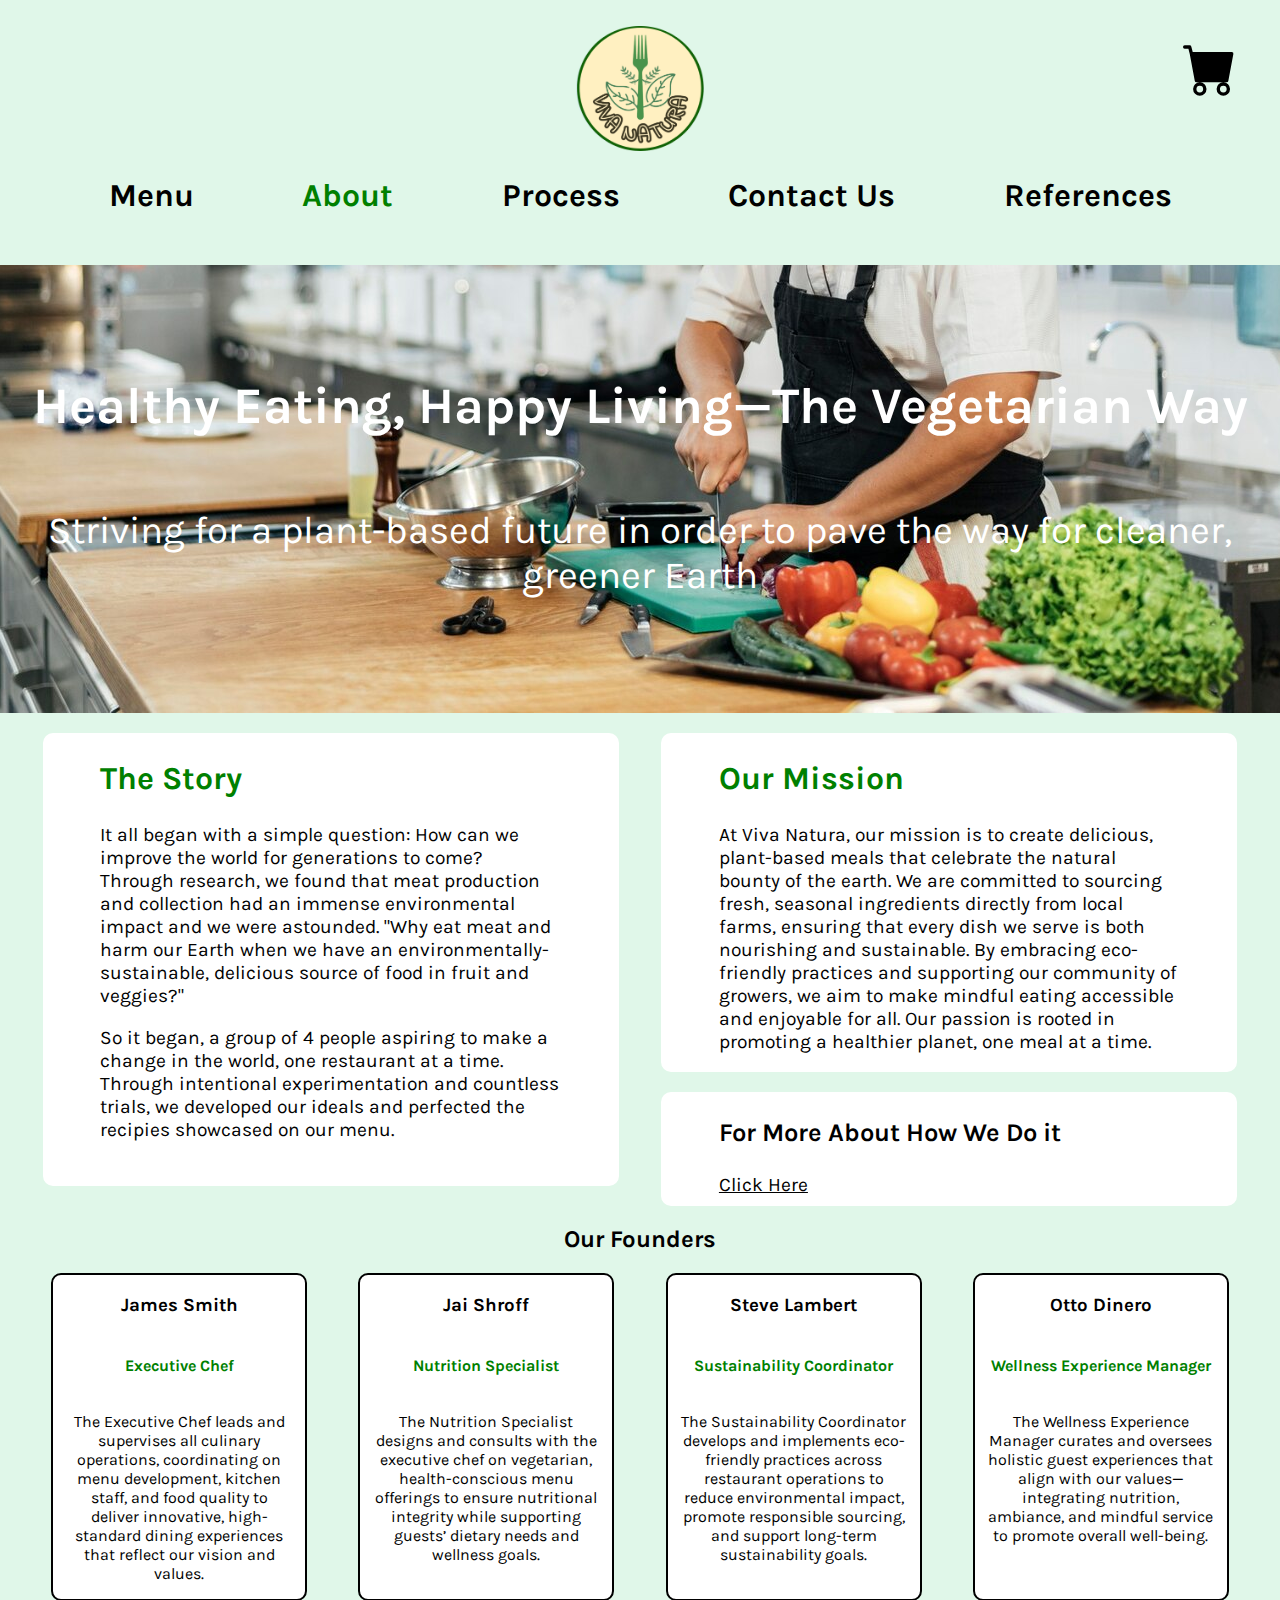
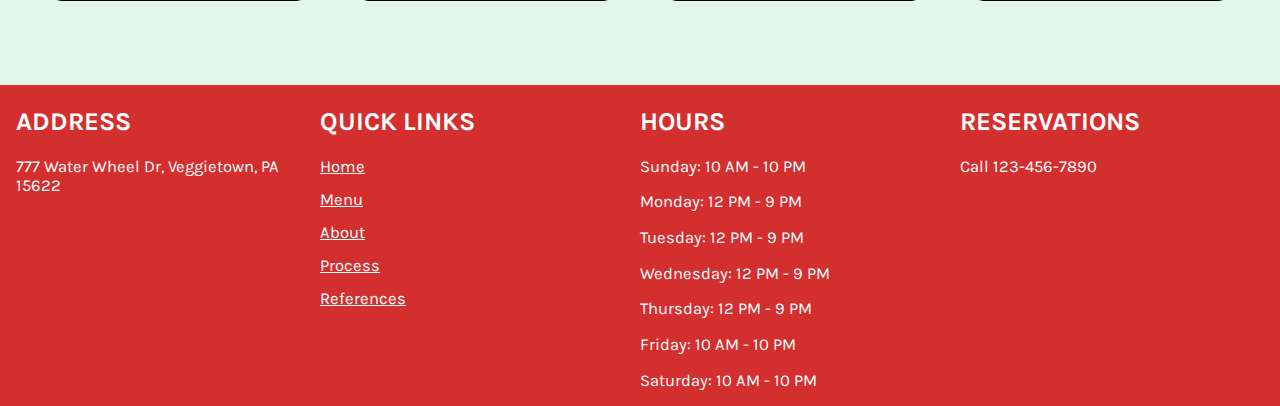
<file: newWebmaster/about.html>
<!DOCTYPE html>
<html lang="en">
<head>
    <meta charset="UTF-8">
    <meta name="viewport" content="width=device-width, initial-scale=1.0">
    <title>Document</title>
    <link rel="stylesheet" href="about.css">
    <link rel="preconnect" href="https://fonts.googleapis.com">
    <link rel="preconnect" href="https://fonts.gstatic.com" crossorigin>
    <link href="https://fonts.googleapis.com/css2?family=Karla:ital,wght@0,200..800;1,200..800&display=swap" rel="stylesheet">
   <link rel="stylesheet" href="https://cdnjs.cloudflare.com/ajax/libs/font-awesome/4.7.0/css/font-awesome.min.css">
   <link rel="stylesheet" href="footer.css">
</head>
<body>
    <div class="ham" id="ham" onclick="openMenu()">
        <svg width="64px" height="64px" viewBox="0 0 24 24" fill="none" xmlns="http://www.w3.org/2000/svg"><g id="SVGRepo_bgCarrier" stroke-width="0"></g><g id="SVGRepo_tracerCarrier" stroke-linecap="round" stroke-linejoin="round"></g><g id="SVGRepo_iconCarrier"> <path d="M4 18L20 18" stroke="#000000" stroke-width="2" stroke-linecap="round"></path> <path d="M4 12L20 12" stroke="#000000" stroke-width="2" stroke-linecap="round"></path> <path d="M4 6L20 6" stroke="#000000" stroke-width="2" stroke-linecap="round"></path> </g></svg>    
    </div>
    <div class="navHam" id="navHam">
        <div class="menuLink">
            <a href="menu.html" class="close open2">Menu</a>
            <p class="open2" onclick="closeMenu()">X</p>
        </div>
        <a href="reservations.html" class="open">Contact Us</a>
        <a href="about.html" class="open">About</a>
        <a href="process.html" class="open">Process</a>
        <a href="references.html" class="open">References</a>
    </div>
    <div class="aboveNav">
        <div class="logo">
            <a href="index.html" id="indexLink">            
                <img src="webmaster logo revised 5.png" alt="logo" id="logo" href="index.html">
            </a>
        </div>
        <div class="order">
            <span class="dot">
                <a href="cart.html"><svg xmlns="http://www.w3.org/2000/svg"  fill="currentColor" class="bi bi-cart-fill" viewBox="0 0 16 16">
                    <path d="M0 1.5A.5.5 0 0 1 .5 1H2a.5.5 0 0 1 .485.379L2.89 3H14.5a.5.5 0 0 1 .491.592l-1.5 8A.5.5 0 0 1 13 12H4a.5.5 0 0 1-.491-.408L2.01 3.607 1.61 2H.5a.5.5 0 0 1-.5-.5M5 12a2 2 0 1 0 0 4 2 2 0 0 0 0-4m7 0a2 2 0 1 0 0 4 2 2 0 0 0 0-4m-7 1a1 1 0 1 1 0 2 1 1 0 0 1 0-2m7 0a1 1 0 1 1 0 2 1 1 0 0 1 0-2"/>
                  </svg></a>
            </span>
        </div>
    </div>
    <script src="index.js"></script>

    <nav>
        <a href="menu.html" class="inactive">Menu</a>
        <a href="about.html" class="active">About</a>
        <a href="process.html" class="inactive">Process</a>
        <a href="reservations.html" class="inactive">Contact Us</a>
        <a href="references.html" class="inactive">References</a>
    </nav>
    <div class="aboutHeading">
        <h1>Healthy Eating, Happy Living—The Vegetarian Way</h1>
        <p>Striving for a plant-based future in order to pave the way for cleaner, greener Earth</p>
    </div>
    <div class="container">
        <div class="story">
            <h2>The Story</h2>
            <p>It all began with a simple question: How can we improve the world for generations to come? Through research, we found that meat production and collection had an immense environmental impact and we were astounded. "Why eat meat and harm our Earth when we have an environmentally-sustainable, delicious source of food in fruit and veggies?"</p>
            <p>So it began, a group of 4 people aspiring to make a change in the world, one restaurant at a time. Through intentional experimentation and countless trials, we developed our ideals and perfected the recipies showcased on our menu.</p>
        </div> 
        <div class="smallContainer">
            <div class="mission">
                <h2>Our Mission</h2>
                <p>At Viva Natura, our mission is to create delicious, plant-based meals that celebrate the natural bounty of the earth. We are committed to sourcing fresh, seasonal ingredients directly from local farms, ensuring that every dish we serve is both nourishing and sustainable. By embracing eco-friendly practices and supporting our community of growers, we aim to make mindful eating accessible and enjoyable for all. Our passion is rooted in promoting a healthier planet, one meal at a time.</p>
            </div>
            <div class="processMore">
                <p>For More About How We Do it</p>
                <a href="process.html">Click Here</a>
            </div>
        </div>
    </div>


    <div class="processMore">
    </div>
    <h2 id="founders">Our Founders</h2>
    <div class="team">
        <div class="member">
            <h3>James Smith</h3>
            <h4>Executive Chef</h4>
            <p>The Executive Chef leads and supervises all culinary operations, coordinating on menu development, kitchen staff, and food quality to deliver innovative, high-standard dining experiences that reflect our vision and values.</p>
        </div>
        <div class="member">
            <h3>Jai Shroff</h3>
            <h4>Nutrition Specialist</h4>
            <p>The Nutrition Specialist designs and consults with the executive chef on vegetarian, health-conscious menu offerings to ensure nutritional integrity while supporting guests’ dietary needs and wellness goals.</p>
        </div>
        <div class="member">
            <h3>Steve Lambert</h3>
            <h4>Sustainability Coordinator</h4>
            <p>The Sustainability Coordinator develops and implements eco-friendly practices across restaurant operations to reduce environmental impact, promote responsible sourcing, and support long-term sustainability goals.</p>
        </div>
        <div class="member">
            <h3>Otto Dinero</h3>
            <h4>Wellness Experience Manager</h4>
            <p>The Wellness Experience Manager curates and oversees holistic guest experiences that align with our values—integrating nutrition, ambiance, and mindful service to promote overall well-being.</p>
        </div>
    </div>
    <footer>
        <div class="address">
            <h2>ADDRESS</h2>
            <p>777 Water Wheel Dr, Veggietown, PA 15622</p>
        </div>
        <div class="contact">
            <h2>QUICK LINKS</h2>
            <a href="index.html">Home</a>
            <a href="menu.html">Menu</a>
            <a href="about.html">About</a>
            <a href="process.html">Process</a>
            <a href="references.html">References</a>
        </div>
        <div class="hours">
            <h2>HOURS</h2>
            <p>Sunday: 10 AM - 10 PM</p>
            <p>Monday: 12 PM - 9 PM</p>
            <p>Tuesday: 12 PM - 9 PM</p>
            <p>Wednesday: 12 PM - 9 PM</p>
            <p>Thursday: 12 PM - 9 PM</p>
            <p>Friday: 10 AM - 10 PM</p>
            <p>Saturday: 10 AM - 10 PM</p>
        </div>
        <div class="reservations">
            <h2>RESERVATIONS</h2>
            <p>Call 123-456-7890</p>
        </div>
    </footer>
</body>
</html>
</file>
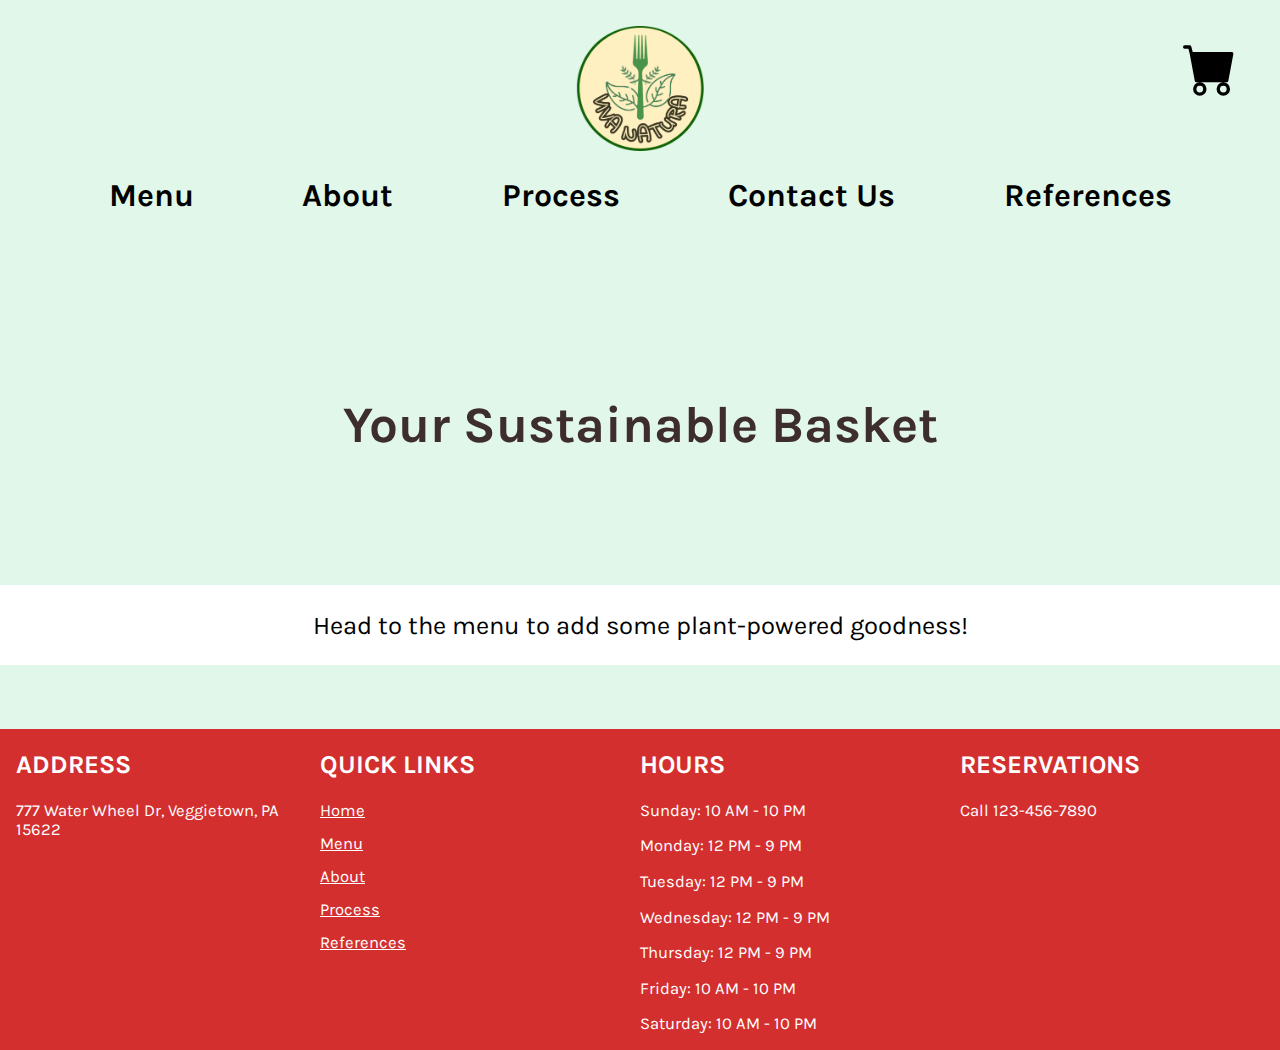
<file: newWebmaster/cart.html>
<!DOCTYPE html>
<html lang="en">
<head>
    <meta charset="UTF-8">
    <meta name="viewport" content="width=device-width, initial-scale=1.0">
    <title>Document</title>
    <link rel="stylesheet" href="cart.css">
    <link rel="preconnect" href="https://fonts.googleapis.com">
    <link rel="preconnect" href="https://fonts.gstatic.com" crossorigin>
    <link href="https://fonts.googleapis.com/css2?family=Karla:ital,wght@0,200..800;1,200..800&display=swap" rel="stylesheet">
   <link rel="stylesheet" href="https://cdnjs.cloudflare.com/ajax/libs/font-awesome/4.7.0/css/font-awesome.min.css">
   <link rel="stylesheet" href="footer.css">
</head>
<body onload="displayCart()">
    <div class="ham" id="ham" onclick="openMenu()">
        <svg width="64px" height="64px" viewBox="0 0 24 24" fill="none" xmlns="http://www.w3.org/2000/svg"><g id="SVGRepo_bgCarrier" stroke-width="0"></g><g id="SVGRepo_tracerCarrier" stroke-linecap="round" stroke-linejoin="round"></g><g id="SVGRepo_iconCarrier"> <path d="M4 18L20 18" stroke="#000000" stroke-width="2" stroke-linecap="round"></path> <path d="M4 12L20 12" stroke="#000000" stroke-width="2" stroke-linecap="round"></path> <path d="M4 6L20 6" stroke="#000000" stroke-width="2" stroke-linecap="round"></path> </g></svg>    
    </div>
    <div class="navHam" id="navHam">
        <div class="menuLink">
            <a href="menu.html" class="close open2">Menu</a>
            <p class="open2" onclick="closeMenu()">X</p>
        </div>
        <a href="reservations.html" class="open">Contact Us</a>
        <a href="about.html" class="open">About</a>
        <a href="process.html" class="open">Process</a>
        <a href="references.html" class="open">References</a>
    </div>
    <div class="aboveNav">
        <div class="logo">
            <a href="index.html" id="indexLink">            
                <img src="webmaster logo revised 5.png" alt="logo" id="logo" href="index.html">
            </a>
        </div>
        <div class="order">
            <span class="dot">
                <a href="cart.html"><svg xmlns="http://www.w3.org/2000/svg"  fill="currentColor" class="bi bi-cart-fill" viewBox="0 0 16 16">
                    <path d="M0 1.5A.5.5 0 0 1 .5 1H2a.5.5 0 0 1 .485.379L2.89 3H14.5a.5.5 0 0 1 .491.592l-1.5 8A.5.5 0 0 1 13 12H4a.5.5 0 0 1-.491-.408L2.01 3.607 1.61 2H.5a.5.5 0 0 1-.5-.5M5 12a2 2 0 1 0 0 4 2 2 0 0 0 0-4m7 0a2 2 0 1 0 0 4 2 2 0 0 0 0-4m-7 1a1 1 0 1 1 0 2 1 1 0 0 1 0-2m7 0a1 1 0 1 1 0 2 1 1 0 0 1 0-2"/>
                  </svg></a>
            </span>
        </div>
    </div>
    <script src="index.js"></script>

    <nav>
        <a href="menu.html" class="inactive">Menu</a>
        <a href="about.html" class="inactive">About</a>
        <a href="process.html" class="inactive">Process</a>
        <a href="reservations.html" class="inactive">Contact Us</a>
        <a href="references.html" class="inactive">References</a>
    </nav>
    <div class="cartHeading">
        <h1>Your Sustainable Basket</h1>
    </div>
    <div id="cart">
        
    </div>
    <div class="submitForm" id="submitForm">
        <h2>Veggies Galore, Ready For You</h2>
        <form action="">
            <div class="names">
                <div class="name">
                    <label for="fName">First Name</label>
                    <input type="text">
                </div>
                <div class="name">
                    <label for="lName">Last Name</label> 
                    <input type="text">
                </div>
            </div>
            <label for="email">Email</label>
            <input type="email">
            <label for="number">Phone Number</label>
            <p>We'll give you a call when your order is ready!</p>
            <input type="tel">
            <div class="radios">
                <input type="radio" id="pickUp" onclick="changeRadio('dineIn')">
                <label for="pickUp">Pick Up</label>
                <input id="dineIn"type="radio" onclick="changeRadio('pickUp')">
                <label for="dineIn">Dine In</label>
            </div>
            <button onclick="submitted()">Submit Order</button>
            <p>*Orders Normally Fulfilled Within 15-20 Minutes*</p>
        </form>
    </div>
    <footer>
        <div class="address">
            <h2>ADDRESS</h2>
            <p>777 Water Wheel Dr, Veggietown, PA 15622</p>
        </div>
        <div class="contact">
            <h2>QUICK LINKS</h2>
            <a href="index.html">Home</a>
            <a href="menu.html">Menu</a>
            <a href="about.html">About</a>
            <a href="process.html">Process</a>
            <a href="references.html">References</a>
        </div>
        <div class="hours">
            <h2>HOURS</h2>
            <p>Sunday: 10 AM - 10 PM</p>
            <p>Monday: 12 PM - 9 PM</p>
            <p>Tuesday: 12 PM - 9 PM</p>
            <p>Wednesday: 12 PM - 9 PM</p>
            <p>Thursday: 12 PM - 9 PM</p>
            <p>Friday: 10 AM - 10 PM</p>
            <p>Saturday: 10 AM - 10 PM</p>
        </div>
        <div class="reservations">
            <h2>RESERVATIONS</h2>
            <p>Call 123-456-7890</p>
        </div>
    </footer>
</body>
</html>
</file>
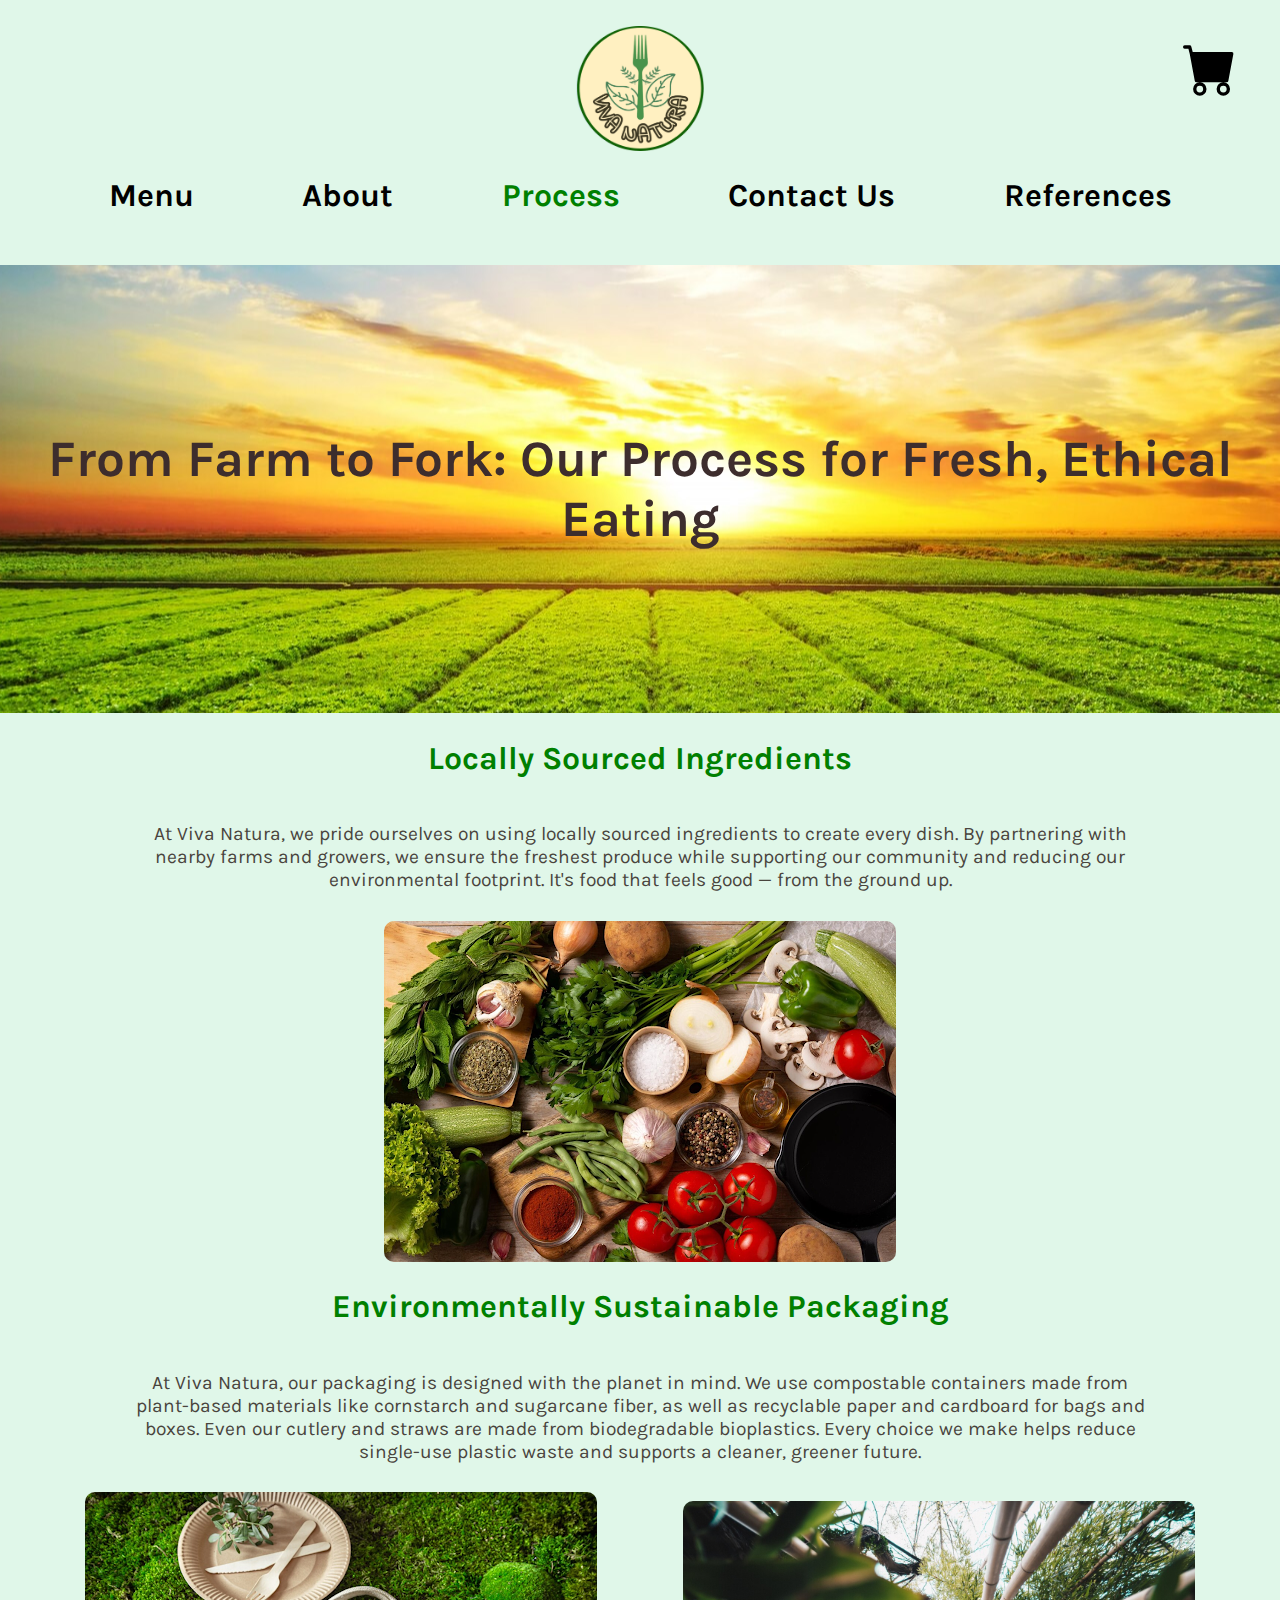
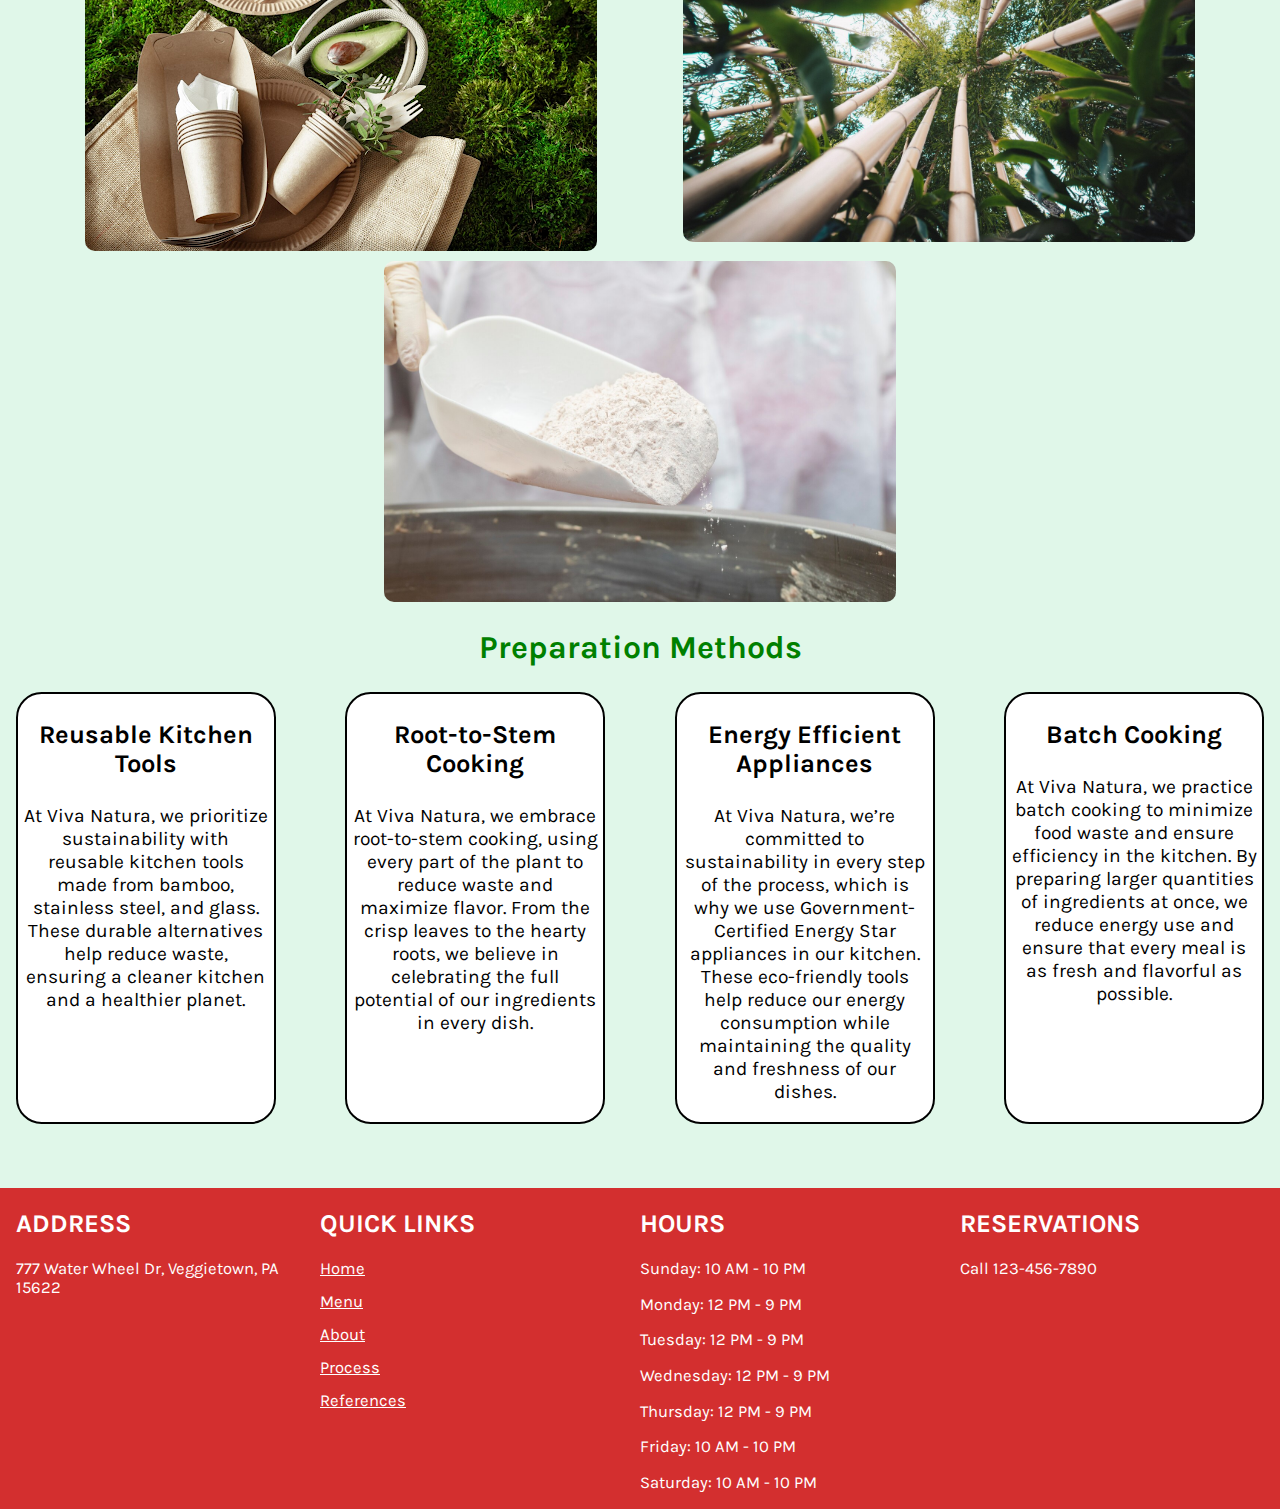
<file: newWebmaster/process.html>
<!DOCTYPE html>
<html lang="en">
<head>
    <meta charset="UTF-8">
    <meta name="viewport" content="width=device-width, initial-scale=1.0">
    <title>Document</title>
    <link rel="stylesheet" href="process.css">
    <link rel="preconnect" href="https://fonts.googleapis.com">
    <link rel="preconnect" href="https://fonts.gstatic.com" crossorigin>
    <link href="https://fonts.googleapis.com/css2?family=Karla:ital,wght@0,200..800;1,200..800&display=swap" rel="stylesheet">
   <link rel="stylesheet" href="https://cdnjs.cloudflare.com/ajax/libs/font-awesome/4.7.0/css/font-awesome.min.css">
   <link rel="stylesheet" href="footer.css">
</head>
<body id="body">
    <div class="ham" id="ham" onclick="openMenu()">
        <svg width="64px" height="64px" viewBox="0 0 24 24" fill="none" xmlns="http://www.w3.org/2000/svg"><g id="SVGRepo_bgCarrier" stroke-width="0"></g><g id="SVGRepo_tracerCarrier" stroke-linecap="round" stroke-linejoin="round"></g><g id="SVGRepo_iconCarrier"> <path d="M4 18L20 18" stroke="#000000" stroke-width="2" stroke-linecap="round"></path> <path d="M4 12L20 12" stroke="#000000" stroke-width="2" stroke-linecap="round"></path> <path d="M4 6L20 6" stroke="#000000" stroke-width="2" stroke-linecap="round"></path> </g></svg>    
    </div>
    <div class="navHam" id="navHam">
        <div class="menuLink">
            <a href="menu.html" class="close open2">Menu</a>
            <p class="open2" onclick="closeMenu()">X</p>
        </div>
        <a href="reservations.html" class="open">Contact Us</a>
        <a href="about.html" class="open">About</a>
        <a href="process.html" class="open">Process</a>
        <a href="references.html" class="open">References</a>
    </div>
    <div class="aboveNav">
        <div class="logo">
            <a href="index.html" id="indexLink">            
                <img src="webmaster logo revised 5.png" alt="logo" id="logo" href="index.html">
            </a>
        </div>
        <div class="order">
            <span class="dot">
                <a href="cart.html"><svg xmlns="http://www.w3.org/2000/svg"  fill="currentColor" class="bi bi-cart-fill" viewBox="0 0 16 16">
                    <path d="M0 1.5A.5.5 0 0 1 .5 1H2a.5.5 0 0 1 .485.379L2.89 3H14.5a.5.5 0 0 1 .491.592l-1.5 8A.5.5 0 0 1 13 12H4a.5.5 0 0 1-.491-.408L2.01 3.607 1.61 2H.5a.5.5 0 0 1-.5-.5M5 12a2 2 0 1 0 0 4 2 2 0 0 0 0-4m7 0a2 2 0 1 0 0 4 2 2 0 0 0 0-4m-7 1a1 1 0 1 1 0 2 1 1 0 0 1 0-2m7 0a1 1 0 1 1 0 2 1 1 0 0 1 0-2"/>
                  </svg></a>
            </span>
        </div>
    </div>
    <script src="index.js"></script>     
    <nav>
        <a href="menu.html" class="inactive">Menu</a>
        <a href="about.html" class="inactive">About</a>
        <a href="process.html" class="active">Process</a>
        <a href="reservations.html" class="inactive">Contact Us</a>
        <a href="references.html" class="inactive">References</a>
    </nav>
    <div class="processHeading">
        <h1>From Farm to Fork: Our Process for Fresh, Ethical Eating</h1>
    </div>
    <div class="process1">
        <h2>Locally Sourced Ingredients</h2>
        <p>At Viva Natura, we pride ourselves on using locally sourced ingredients to create every dish. By partnering with nearby farms and growers, we ensure the freshest produce while supporting our community and reducing our environmental footprint. It's food that feels good — from the ground up.</p>
    </div>
    <div class="processImage">
        <img src="processIngredients.png" alt="">
    </div>
    <div class="process2">
        <h2>Environmentally Sustainable Packaging</h2>
        <p>At Viva Natura, our packaging is designed with the planet in mind. We use compostable containers made from plant-based materials like cornstarch and sugarcane fiber, as well as recyclable paper and cardboard for bags and boxes. Even our cutlery and straws are made from biodegradable bioplastics. Every choice we make helps reduce single-use plastic waste and supports a cleaner, greener future.</p>
    </div>
    <div class="processImage">
        <img src="packaging1.png" alt="">
        <img src="packaging2.jpg" alt="">
        <img src="packaging3.jpg" alt="">
    </div>
    <div class="process3">
        <h2>Preparation Methods</h2>
        <div class="prepMethods">
            <div class="kitchenTools">
                <h3>Reusable Kitchen Tools</h3>
                <p>At Viva Natura, we prioritize sustainability with reusable kitchen tools made from bamboo, stainless steel, and glass. These durable alternatives help reduce waste, ensuring a cleaner kitchen and a healthier planet.</p>
            </div>
            <div class="rootToStem">
                <h3>Root-to-Stem Cooking</h3>
                <p>At Viva Natura, we embrace root-to-stem cooking, using every part of the plant to reduce waste and maximize flavor. From the crisp leaves to the hearty roots, we believe in celebrating the full potential of our ingredients in every dish.</p>
            </div>
            <div class="eea">
                <h3>Energy Efficient Appliances</h3>
                <p>At Viva Natura, we’re committed to sustainability in every step of the process, which is why we use Government-Certified Energy Star appliances in our kitchen. These eco-friendly tools help reduce our energy consumption while maintaining the quality and freshness of our dishes.</p>
            </div>
            <div class="batchCooking">
                <h3>Batch Cooking</h3>
                <p>At Viva Natura, we practice batch cooking to minimize food waste and ensure efficiency in the kitchen. By preparing larger quantities of ingredients at once, we reduce energy use and ensure that every meal is as fresh and flavorful as possible.</p>
            </div>
        </div>
    </div>
  <footer>
        <div class="address">
            <h2>ADDRESS</h2>
            <p>777 Water Wheel Dr, Veggietown, PA 15622</p>
        </div>
        <div class="contact">
            <h2>QUICK LINKS</h2>
            <a href="index.html">Home</a>
            <a href="menu.html">Menu</a>
            <a href="about.html">About</a>
            <a href="process.html">Process</a>
            <a href="references.html">References</a>
        </div>
        <div class="hours">
            <h2>HOURS</h2>
            <p>Sunday: 10 AM - 10 PM</p>
            <p>Monday: 12 PM - 9 PM</p>
            <p>Tuesday: 12 PM - 9 PM</p>
            <p>Wednesday: 12 PM - 9 PM</p>
            <p>Thursday: 12 PM - 9 PM</p>
            <p>Friday: 10 AM - 10 PM</p>
            <p>Saturday: 10 AM - 10 PM</p>
        </div>
        <div class="reservations">
            <h2>RESERVATIONS</h2>
            <p>Call 123-456-7890</p>
        </div>
    </footer>
</body>
</html>
</file>
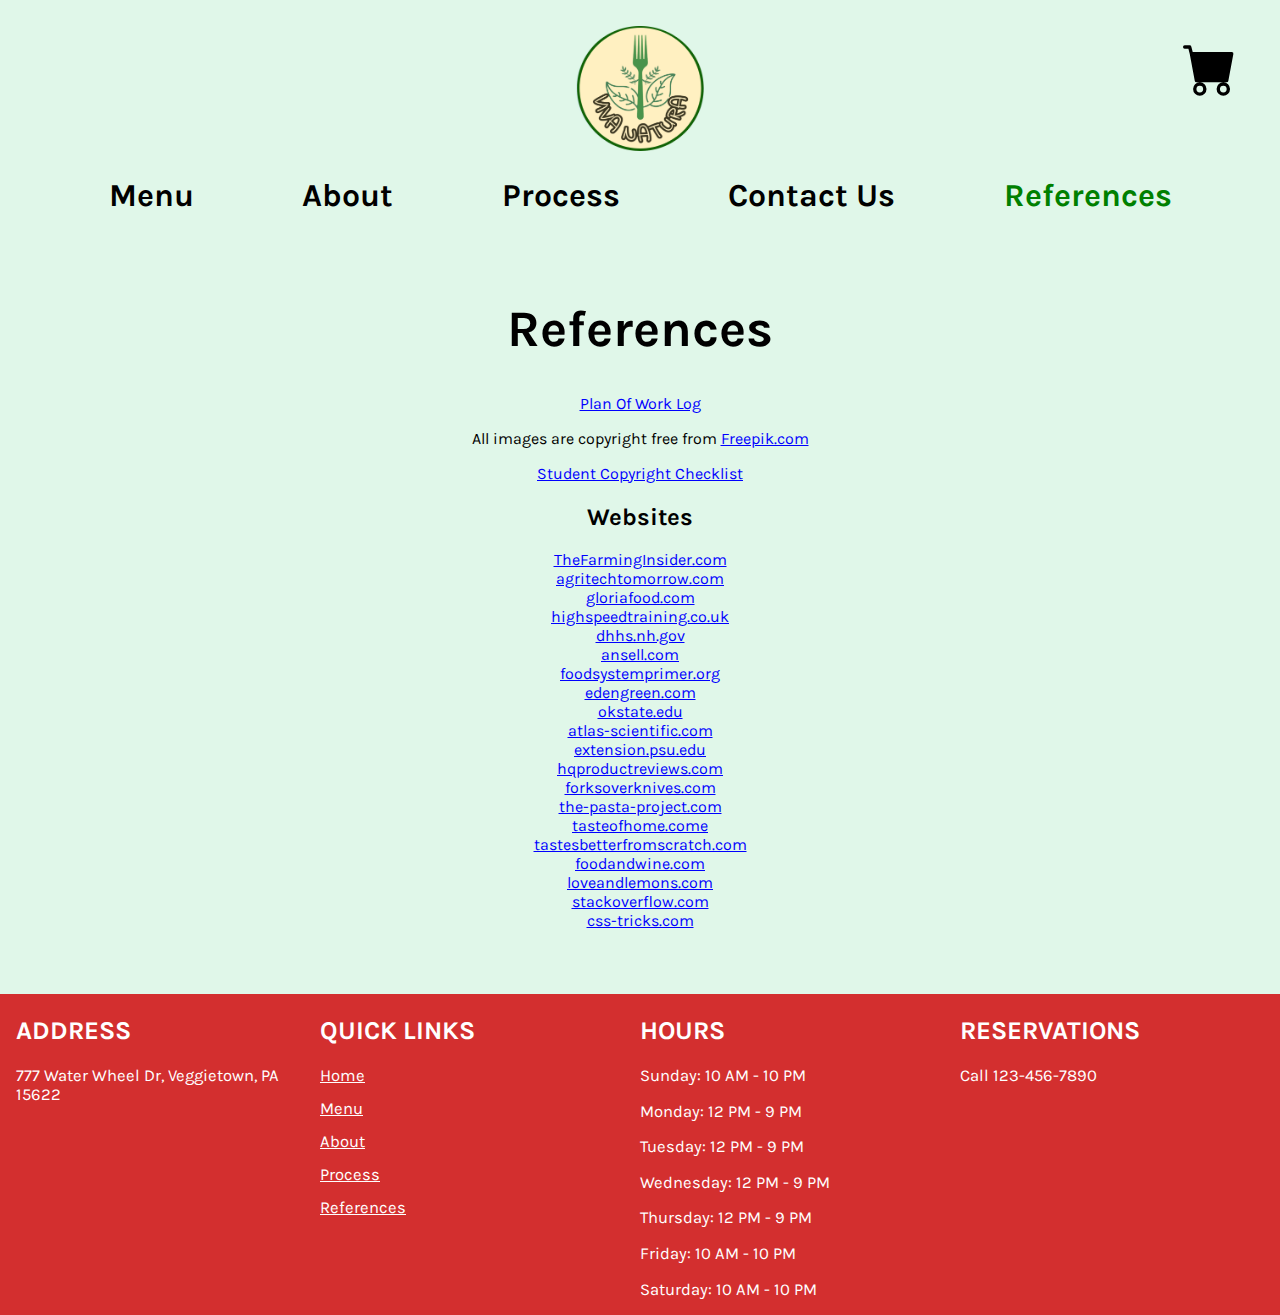
<file: newWebmaster/references.html>
<!DOCTYPE html>
<html lang="en">
<head>
    <meta charset="UTF-8">
    <meta name="viewport" content="width=device-width, initial-scale=1.0">
    <title>Document</title>
    <link rel="stylesheet" href="references.css">
    <link rel="preconnect" href="https://fonts.googleapis.com">
    <link rel="preconnect" href="https://fonts.gstatic.com" crossorigin>
    <link href="https://fonts.googleapis.com/css2?family=Karla:ital,wght@0,200..800;1,200..800&display=swap" rel="stylesheet">
   <link rel="stylesheet" href="https://cdnjs.cloudflare.com/ajax/libs/font-awesome/4.7.0/css/font-awesome.min.css">
   <link rel="stylesheet" href="footer.css">
</head>
<body id="body">
    <div class="ham" id="ham" onclick="openMenu()">
        <svg width="64px" height="64px" viewBox="0 0 24 24" fill="none" xmlns="http://www.w3.org/2000/svg"><g id="SVGRepo_bgCarrier" stroke-width="0"></g><g id="SVGRepo_tracerCarrier" stroke-linecap="round" stroke-linejoin="round"></g><g id="SVGRepo_iconCarrier"> <path d="M4 18L20 18" stroke="#000000" stroke-width="2" stroke-linecap="round"></path> <path d="M4 12L20 12" stroke="#000000" stroke-width="2" stroke-linecap="round"></path> <path d="M4 6L20 6" stroke="#000000" stroke-width="2" stroke-linecap="round"></path> </g></svg>    
    </div>
    <div class="navHam" id="navHam">
        <div class="menuLink">
            <a href="menu.html" class="close open2">Menu</a>
            <p class="open2" onclick="closeMenu()">X</p>
        </div>
        <a href="reservations.html" class="open">Contact Us</a>
        <a href="about.html" class="open">About</a>
        <a href="process.html" class="open">Process</a>
        <a href="references.html" class="open">References</a>
    </div>
    <div class="aboveNav">
        <div class="logo">
            <a href="index.html" id="indexLink">            
                <img src="webmaster logo revised 5.png" alt="logo" id="logo" href="index.html">
            </a>
        </div>
        <div class="order">
            <span class="dot">
                <a href="cart.html"><svg xmlns="http://www.w3.org/2000/svg"  fill="currentColor" class="bi bi-cart-fill" viewBox="0 0 16 16">
                    <path d="M0 1.5A.5.5 0 0 1 .5 1H2a.5.5 0 0 1 .485.379L2.89 3H14.5a.5.5 0 0 1 .491.592l-1.5 8A.5.5 0 0 1 13 12H4a.5.5 0 0 1-.491-.408L2.01 3.607 1.61 2H.5a.5.5 0 0 1-.5-.5M5 12a2 2 0 1 0 0 4 2 2 0 0 0 0-4m7 0a2 2 0 1 0 0 4 2 2 0 0 0 0-4m-7 1a1 1 0 1 1 0 2 1 1 0 0 1 0-2m7 0a1 1 0 1 1 0 2 1 1 0 0 1 0-2"/>
                  </svg></a>
            </span>
        </div>
    </div>
    <script src="index.js"></script>     
    <nav>
        <a href="menu.html" class="inactive">Menu</a>
        <a href="about.html" class="inactive">About</a>
        <a href="process.html" class="inactive">Process</a>
        <a href="reservations.html" class="inactive">Contact Us</a>
        <a href="references.html" class="active">References</a>
    </nav>
    <div class="referencesHeading">
        <h1>References</h1>
    </div>
    <div class="container">
        <a href="Work_Log_HS_MS_1 (1).pdf">Plan Of Work Log</a>
        <p>All images are copyright free from <a href="https://www.freepik.com/">Freepik.com</a></p>
        <a href="STUDENT Answer question 1 below..pdf">Student Copyright Checklist</a>
        <h2>Websites</h2>
        <a href="https://thefarminginsider.com/farm-to-table-path/">TheFarmingInsider.com</a>
        <a href="https://www.agritechtomorrow.com/article/2019/05/from-farm-to-table/11436#:~:text=The%20food%20travels%20from%20the,finally%20to%20the%20hungry%20consumer">agritechtomorrow.com</a>
        <a href="https://www.gloriafood.com/restaurant-sustainability-practices#what">gloriafood.com</a>
        <a href="https://www.highspeedtraining.co.uk/hub/improve-sustainability-in-restaurants/#:~:text=Restaurant%20sustainability%20refers%20to%20when,consumption%2C%20recycling%2C%20and%20more">highspeedtraining.co.uk</a>
        <a href="https://www.dhhs.nh.gov/programs-services/environmental-health-and-you/food-protection/food-processing-plants#:~:text=A%20food%20processing%20plant%20is,such%20as%20other%20food%20establishments">dhhs.nh.gov</a>
        <a href="https://www.ansell.com/us/en/sectors/food-processing">ansell.com</a>
        <a href="https://foodsystemprimer.org/food-distribution#:~:text=Food%20distributors%20provide%20a%20bridge,to%20retail%20and%20wholesale%20buyers">foodsystemprimer.org</a>
        <a href="https://www.edengreen.com/blog-collection/how-hydroponics-can-save-our-food-system">edengreen.com</a>
        <a href="https://extension.okstate.edu/fact-sheets/hydroponics.html">okstate.edu</a>
        <a href="https://atlas-scientific.com/blog/nutrient-solution-for-hydroponics/#:~:text=Hydroponic%20nutrient%20solutions%20are%20designed,iron%2C%20calcium%2C%20and%20magnesium">atlas-scientific.com</a>
        <a href="https://extension.psu.edu/hydroponics-systems-nutrient-solution-programs-and-recipes">extension.psu.edu</a>
        <a href="https://hqproductreviews.com/">hqproductreviews.com</a>
        <a href="https://www.forksoverknives.com/recipes/vegan-pasta-noodles/air-fryer-eggplant-parmezzan-pasta/">forksoverknives.com</a>
        <a href="https://www.the-pasta-project.com/vegan-pasta-recipes/">the-pasta-project.com</a>
        <a href="https://www.tasteofhome.com/collection/italian-vegetarian-recipes/?srsltid=AfmBOooPjK9L03i-DeN0ViYa2A-ylmAeuWUievElGnUQgI6brURQ1smJ">tasteofhome.come</a>
        <a href="https://tastesbetterfromscratch.com/easy-tiramisu/">tastesbetterfromscratch.com</a>
        <a href="https://www.foodandwine.com/desserts/italian-desserts">foodandwine.com</a>
        <a href="https://www.loveandlemons.com/caponata-recipe/">loveandlemons.com</a>
        <a href="https://stackoverflow.com/questions/54241934/changing-button-text-on-hover#:~:text=CSS%20(without%20HTML)%3A,after%20and%20%3A%3Aafter%3Ahover%20.">stackoverflow.com</a>
        <a href="https://css-tricks.com/scale-svg/">css-tricks.com</a>
    </div>
    <footer>
        <div class="address">
            <h2>ADDRESS</h2>
            <p>777 Water Wheel Dr, Veggietown, PA 15622</p>
        </div>
        <div class="contact">
            <h2>QUICK LINKS</h2>
            <a href="index.html">Home</a>
            <a href="menu.html">Menu</a>
            <a href="about.html">About</a>
            <a href="process.html">Process</a>
            <a href="references.html">References</a>
        </div>
        <div class="hours">
            <h2>HOURS</h2>
            <p>Sunday: 10 AM - 10 PM</p>
            <p>Monday: 12 PM - 9 PM</p>
            <p>Tuesday: 12 PM - 9 PM</p>
            <p>Wednesday: 12 PM - 9 PM</p>
            <p>Thursday: 12 PM - 9 PM</p>
            <p>Friday: 10 AM - 10 PM</p>
            <p>Saturday: 10 AM - 10 PM</p>
        </div>
        <div class="reservations">
            <h2>RESERVATIONS</h2>
            <p>Call 123-456-7890</p>
        </div>
    </footer>
</body>
</html>
</file>
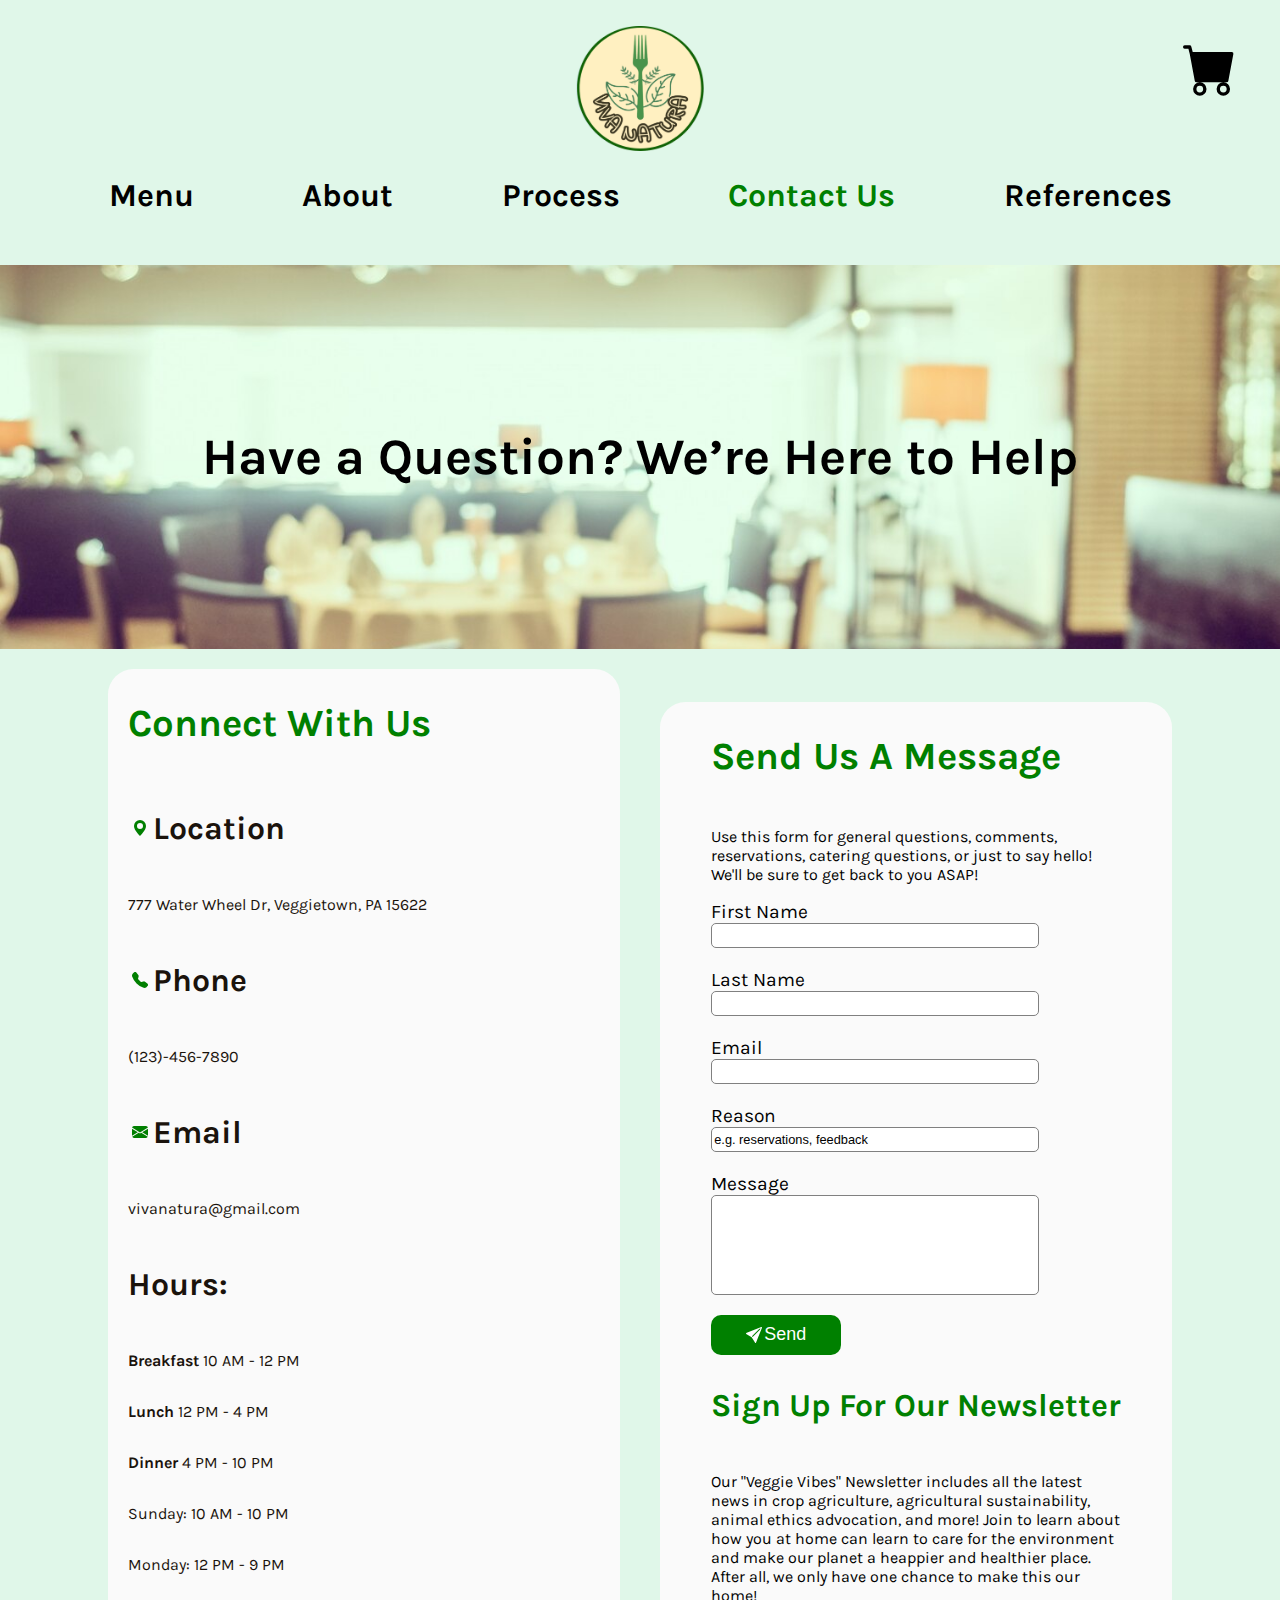
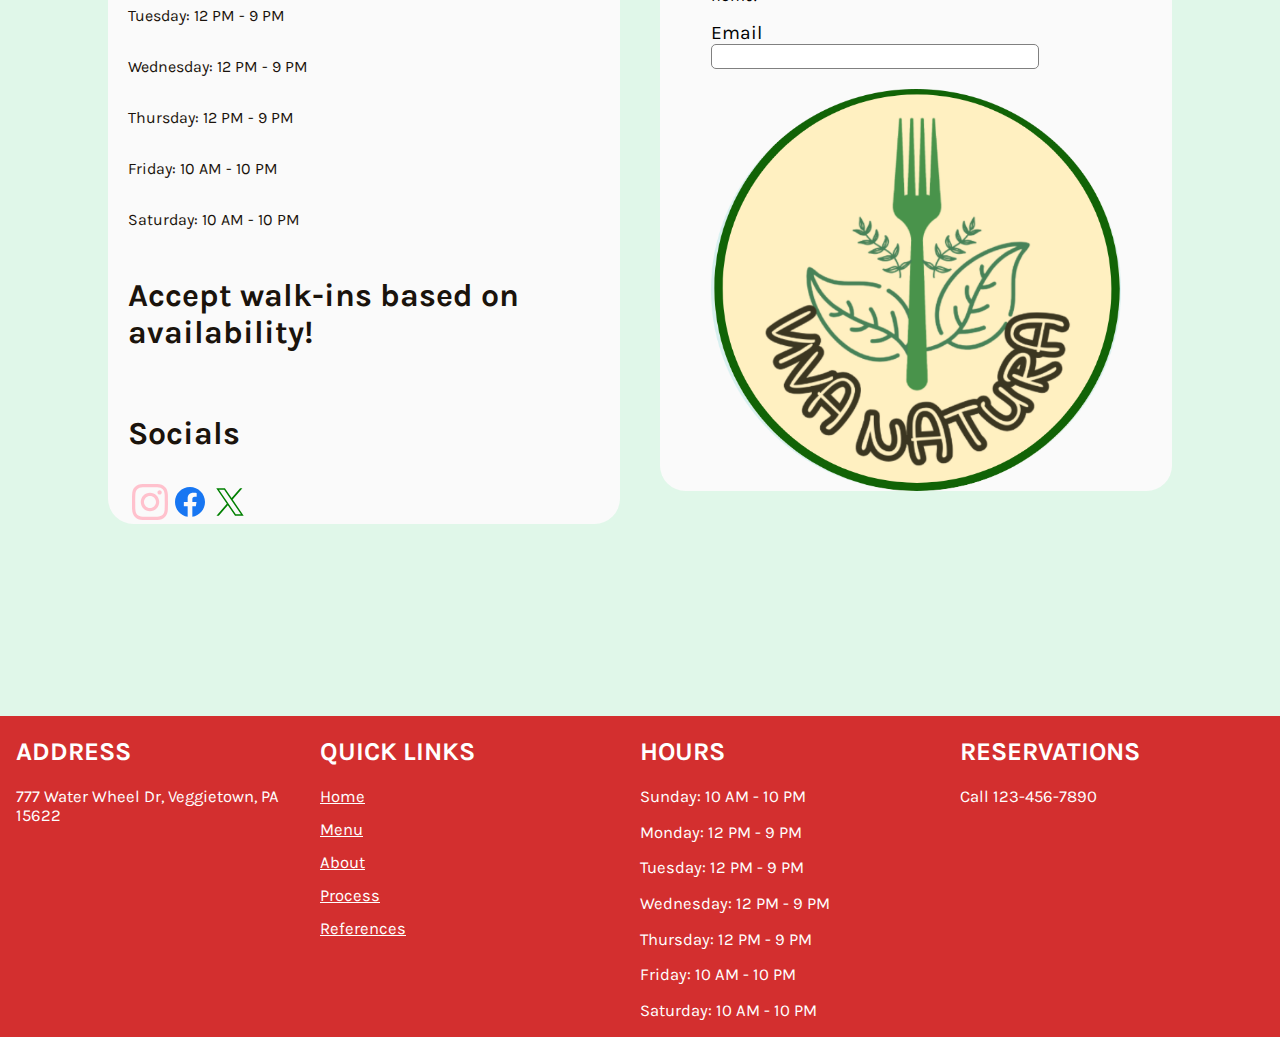
<file: newWebmaster/reservations.html>
<!DOCTYPE html>
<html lang="en">
<head>
    <meta charset="UTF-8">
    <meta name="viewport" content="width=device-width, initial-scale=1.0">
    <title>Document</title>
    <link rel="stylesheet" href="reservations.css">
    <link rel="preconnect" href="https://fonts.googleapis.com">
    <link rel="preconnect" href="https://fonts.gstatic.com" crossorigin>
    <link href="https://fonts.googleapis.com/css2?family=Karla:ital,wght@0,200..800;1,200..800&display=swap" rel="stylesheet">
   <link rel="stylesheet" href="https://cdnjs.cloudflare.com/ajax/libs/font-awesome/4.7.0/css/font-awesome.min.css">
   <link rel="stylesheet" href="footer.css">
</head>
<body>
    <div class="ham" id="ham" onclick="openMenu()">
        <svg width="64px" height="64px" viewBox="0 0 24 24" fill="none" xmlns="http://www.w3.org/2000/svg"><g id="SVGRepo_bgCarrier" stroke-width="0"></g><g id="SVGRepo_tracerCarrier" stroke-linecap="round" stroke-linejoin="round"></g><g id="SVGRepo_iconCarrier"> <path d="M4 18L20 18" stroke="#000000" stroke-width="2" stroke-linecap="round"></path> <path d="M4 12L20 12" stroke="#000000" stroke-width="2" stroke-linecap="round"></path> <path d="M4 6L20 6" stroke="#000000" stroke-width="2" stroke-linecap="round"></path> </g></svg>    
    </div>
    <div class="navHam" id="navHam">
        <div class="menuLink">
            <a href="menu.html" class="close open2">Menu</a>
            <p class="open2" onclick="closeMenu()">X</p>
        </div>
        <a href="reservations.html" class="open">Contact Us</a>
        <a href="about.html" class="open">About</a>
        <a href="process.html" class="open">Process</a>
        <a href="references.html" class="open">References</a>
    </div>
    <div class="aboveNav">
        <div class="logo">
            <a href="index.html" id="indexLink">            
                <img src="webmaster logo revised 5.png" alt="logo" id="logo" href="index.html">
            </a>
        </div>
        <div class="order">
            <span class="dot">
                <a href="cart.html"><svg xmlns="http://www.w3.org/2000/svg"  fill="currentColor" class="bi bi-cart-fill" viewBox="0 0 16 16">
                    <path d="M0 1.5A.5.5 0 0 1 .5 1H2a.5.5 0 0 1 .485.379L2.89 3H14.5a.5.5 0 0 1 .491.592l-1.5 8A.5.5 0 0 1 13 12H4a.5.5 0 0 1-.491-.408L2.01 3.607 1.61 2H.5a.5.5 0 0 1-.5-.5M5 12a2 2 0 1 0 0 4 2 2 0 0 0 0-4m7 0a2 2 0 1 0 0 4 2 2 0 0 0 0-4m-7 1a1 1 0 1 1 0 2 1 1 0 0 1 0-2m7 0a1 1 0 1 1 0 2 1 1 0 0 1 0-2"/>
                  </svg></a>
            </span>
        </div>
    </div>
    <script src="index.js"></script>

    <nav>
        <a href="menu.html" class="inactive">Menu</a>
        <a href="about.html" class="inactive">About</a>
        <a href="process.html" class="inactive">Process</a>
        <a href="reservations.html" class="active">Contact Us</a>
        <a href="references.html" class="inactive">References</a>
    </nav>
    <div class="reserveHeading">
        <h1>Have a Question? We’re Here to Help</h1>
    </div>
    <div class="container">
    <div class="contactInfo">
        <div class="contactInfo1 item">
            <h2>Connect With Us</h2>
            <h3><svg xmlns="http://www.w3.org/2000/svg" width="16" height="16" fill="currentColor" class="bi bi-geo-alt-fill" viewBox="0 0 16 16">
                <path d="M8 16s6-5.686 6-10A6 6 0 0 0 2 6c0 4.314 6 10 6 10m0-7a3 3 0 1 1 0-6 3 3 0 0 1 0 6"/>
              </svg>  Location</h3>
            <p>777 Water Wheel Dr, Veggietown, PA 15622</p>
            <h3><svg xmlns="http://www.w3.org/2000/svg" width="16" height="16" fill="currentColor" class="bi bi-telephone-fill" viewBox="0 0 16 16">
                <path fill-rule="evenodd" d="M1.885.511a1.745 1.745 0 0 1 2.61.163L6.29 2.98c.329.423.445.974.315 1.494l-.547 2.19a.68.68 0 0 0 .178.643l2.457 2.457a.68.68 0 0 0 .644.178l2.189-.547a1.75 1.75 0 0 1 1.494.315l2.306 1.794c.829.645.905 1.87.163 2.611l-1.034 1.034c-.74.74-1.846 1.065-2.877.702a18.6 18.6 0 0 1-7.01-4.42 18.6 18.6 0 0 1-4.42-7.009c-.362-1.03-.037-2.137.703-2.877z"/>
            </svg>  Phone</h3>
            <p>(123)-456-7890</p>
            <h3><svg xmlns="http://www.w3.org/2000/svg" width="16" height="16" fill="currentColor" class="bi bi-envelope-fill" viewBox="0 0 16 16">
                <path d="M.05 3.555A2 2 0 0 1 2 2h12a2 2 0 0 1 1.95 1.555L8 8.414zM0 4.697v7.104l5.803-3.558zM6.761 8.83l-6.57 4.027A2 2 0 0 0 2 14h12a2 2 0 0 0 1.808-1.144l-6.57-4.027L8 9.586zm3.436-.586L16 11.801V4.697z"/>
            </svg>  Email</h3>
            <p>vivanatura@gmail.com</p>
            <h3>Hours:</h3>
            <p><strong>Breakfast</strong> 10 AM - 12 PM</p>
            <p><strong>Lunch</strong> 12 PM - 4 PM</p>
            <p><strong>Dinner</strong> 4 PM - 10 PM</p>
            <p>Sunday: 10 AM - 10 PM</p>
            <p>Monday: 12 PM - 9 PM</p>
            <p>Tuesday: 12 PM - 9 PM</p>
            <p>Wednesday: 12 PM - 9 PM</p>
            <p>Thursday: 12 PM - 9 PM</p>
            <p>Friday: 10 AM - 10 PM</p>
            <p>Saturday: 10 AM - 10 PM</p>
            <h3 class="walkIns">Accept walk-ins based on availability!</h3>
            <div class="followUs">
                <h3>Socials</h3>
                <div class="socialLinks">
                    <a href="#" ><svg id="Insta" xmlns="http://www.w3.org/2000/svg" width="24" height="24" viewBox="0 0 24 24"><path d="M12 2.163c3.204 0 3.584.012 4.85.07 3.252.148 4.771 1.691 4.919 4.919.058 1.265.069 1.645.069 4.849 0 3.205-.012 3.584-.069 4.849-.149 3.225-1.664 4.771-4.919 4.919-1.266.058-1.644.07-4.85.07-3.204 0-3.584-.012-4.849-.07-3.26-.149-4.771-1.699-4.919-4.92-.058-1.265-.07-1.644-.07-4.849 0-3.204.013-3.583.07-4.849.149-3.227 1.664-4.771 4.919-4.919 1.266-.057 1.645-.069 4.849-.069zm0-2.163c-3.259 0-3.667.014-4.947.072-4.358.2-6.78 2.618-6.98 6.98-.059 1.281-.073 1.689-.073 4.948 0 3.259.014 3.668.072 4.948.2 4.358 2.618 6.78 6.98 6.98 1.281.058 1.689.072 4.948.072 3.259 0 3.668-.014 4.948-.072 4.354-.2 6.782-2.618 6.979-6.98.059-1.28.073-1.689.073-4.948 0-3.259-.014-3.667-.072-4.947-.196-4.354-2.617-6.78-6.979-6.98-1.281-.059-1.69-.073-4.949-.073zm0 5.838c-3.403 0-6.162 2.759-6.162 6.162s2.759 6.163 6.162 6.163 6.162-2.759 6.162-6.163c0-3.403-2.759-6.162-6.162-6.162zm0 10.162c-2.209 0-4-1.79-4-4 0-2.209 1.791-4 4-4s4 1.791 4 4c0 2.21-1.791 4-4 4zm6.406-11.845c-.796 0-1.441.645-1.441 1.44s.645 1.44 1.441 1.44c.795 0 1.439-.645 1.439-1.44s-.644-1.44-1.439-1.44z"/></svg></a>
                    <a href="#"><svg id="FB"fill="#000000" viewBox="0 0 24 24" xmlns="http://www.w3.org/2000/svg"><g id="SVGRepo_bgCarrier" stroke-width="0"></g><g id="SVGRepo_tracerCarrier" stroke-linecap="round" stroke-linejoin="round"></g><g id="SVGRepo_iconCarrier"><path d="M12.001 2.002c-5.522 0-9.999 4.477-9.999 9.999 0 4.99 3.656 9.126 8.437 9.879v-6.988h-2.54v-2.891h2.54V9.798c0-2.508 1.493-3.891 3.776-3.891 1.094 0 2.24.195 2.24.195v2.459h-1.264c-1.24 0-1.628.772-1.628 1.563v1.875h2.771l-.443 2.891h-2.328v6.988C18.344 21.129 22 16.992 22 12.001c0-5.522-4.477-9.999-9.999-9.999z"></path></g></svg></a>
                    <a href="#"><svg id="X" xmlns="http://www.w3.org/2000/svg" x="0px" y="0px" width="100" height="100" viewBox="0 0 50 50">
                        <path d="M 5.9199219 6 L 20.582031 27.375 L 6.2304688 44 L 9.4101562 44 L 21.986328 29.421875 L 31.986328 44 L 44 44 L 28.681641 21.669922 L 42.199219 6 L 39.029297 6 L 27.275391 19.617188 L 17.933594 6 L 5.9199219 6 z M 9.7167969 8 L 16.880859 8 L 40.203125 42 L 33.039062 42 L 9.7167969 8 z"></path>
                        </svg></a>
                </div>
            </div>
        </div>
        <div class="contactInfo2 item">
            <h2>Send Us A Message</h2>
            <p>Use this form for general questions, comments, reservations, catering questions, or just to say hello! We'll be sure to get back to you ASAP!</p>
            <div class="formContainer">
                <form class="form">
                    <label for="fName">First Name</label>
                    <input type="text" name="fName">
                    <label for="lName">Last Name</label>
                    <input type="text" name="lName">
                    <label for="email">Email</label>
                    <input type="email" name="email" id="email">
                    <label for="reason">Reason</label>
                    <input type="text" name="reason" placeholder="e.g. reservations, feedback">
                    <label for="message">Message</label>
                    <input type="text" name="message" id="message">
                    <button type="submit"><svg xmlns="http://www.w3.org/2000/svg" width="16" height="16" fill="currentColor" class="bi bi-send-fill" viewBox="0 0 16 16">
                        <path d="M15.964.686a.5.5 0 0 0-.65-.65L.767 5.855H.766l-.452.18a.5.5 0 0 0-.082.887l.41.26.001.002 4.995 3.178 3.178 4.995.002.002.26.41a.5.5 0 0 0 .886-.083zm-1.833 1.89L6.637 10.07l-.215-.338a.5.5 0 0 0-.154-.154l-.338-.215 7.494-7.494 1.178-.471z"/>
                      </svg>Send</button>
                </form>
            </div>
            <h3>Sign Up For Our Newsletter</h3>
            <p>Our "Veggie Vibes" Newsletter includes all the latest news in crop agriculture, agricultural sustainability, animal ethics advocation, and more! Join to learn about how you at home can learn to care for the environment and make our planet a heappier and healthier place. After all, we only have one chance to make this our home!</p>
            <div class="newsLetter">
                <form>
                    <label for="Email">Email</label>
                    <input type="email">
                </form>
            </div>
            <div class="logo2">
                <img src="webmaster logo revised 5.png" alt="" id="coolLogo">
            </div>
            </div>
    </div>
    </div>

    <footer>
        <div class="address">
            <h2>ADDRESS</h2>
            <p>777 Water Wheel Dr, Veggietown, PA 15622</p>
        </div>
        <div class="contact">
            <h2>QUICK LINKS</h2>
            <a href="index.html">Home</a>
            <a href="menu.html">Menu</a>
            <a href="about.html">About</a>
            <a href="process.html">Process</a>
            <a href="references.html">References</a>
        </div>
        <div class="hours">
            <h2>HOURS</h2>
            <p>Sunday: 10 AM - 10 PM</p>
            <p>Monday: 12 PM - 9 PM</p>
            <p>Tuesday: 12 PM - 9 PM</p>
            <p>Wednesday: 12 PM - 9 PM</p>
            <p>Thursday: 12 PM - 9 PM</p>
            <p>Friday: 10 AM - 10 PM</p>
            <p>Saturday: 10 AM - 10 PM</p>
        </div>
        <div class="reservations">
            <h2>RESERVATIONS</h2>
            <p>Call 123-456-7890</p>
        </div>
    </footer>
</body>
</html>
</file>
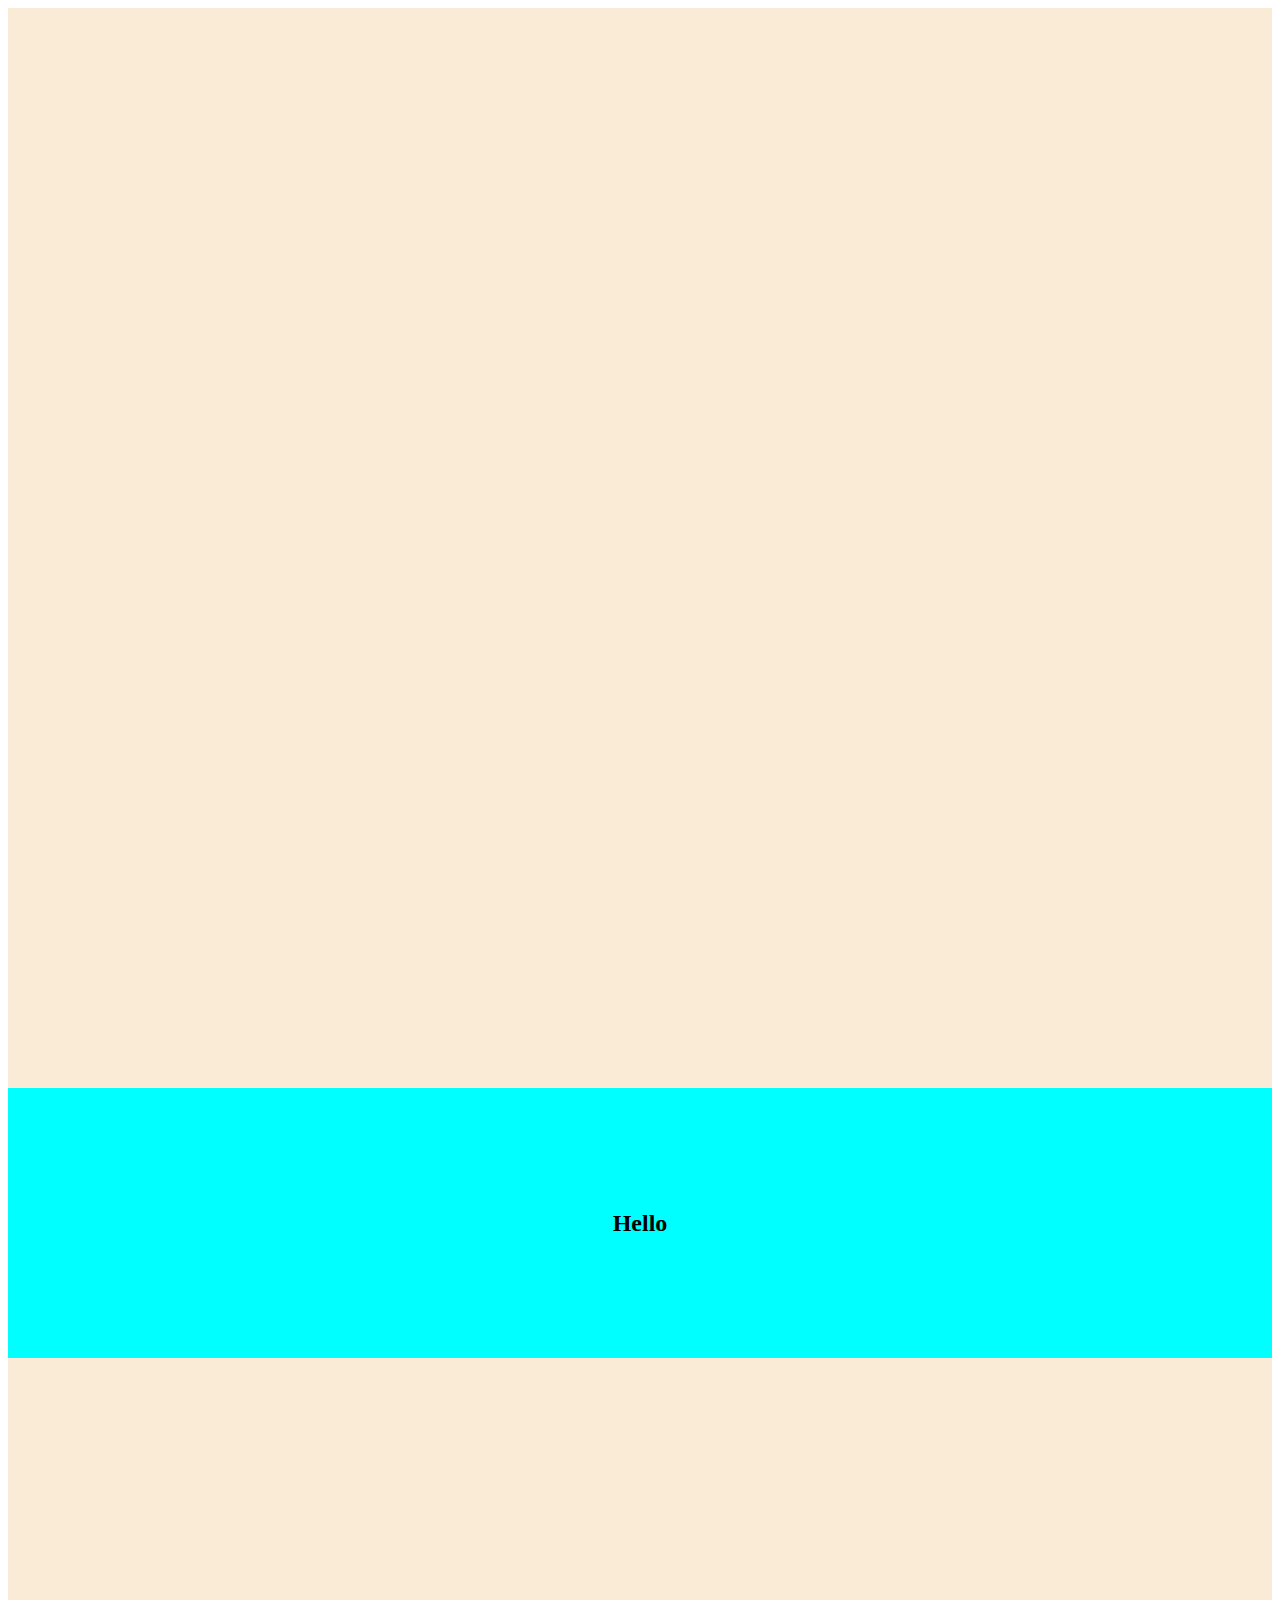
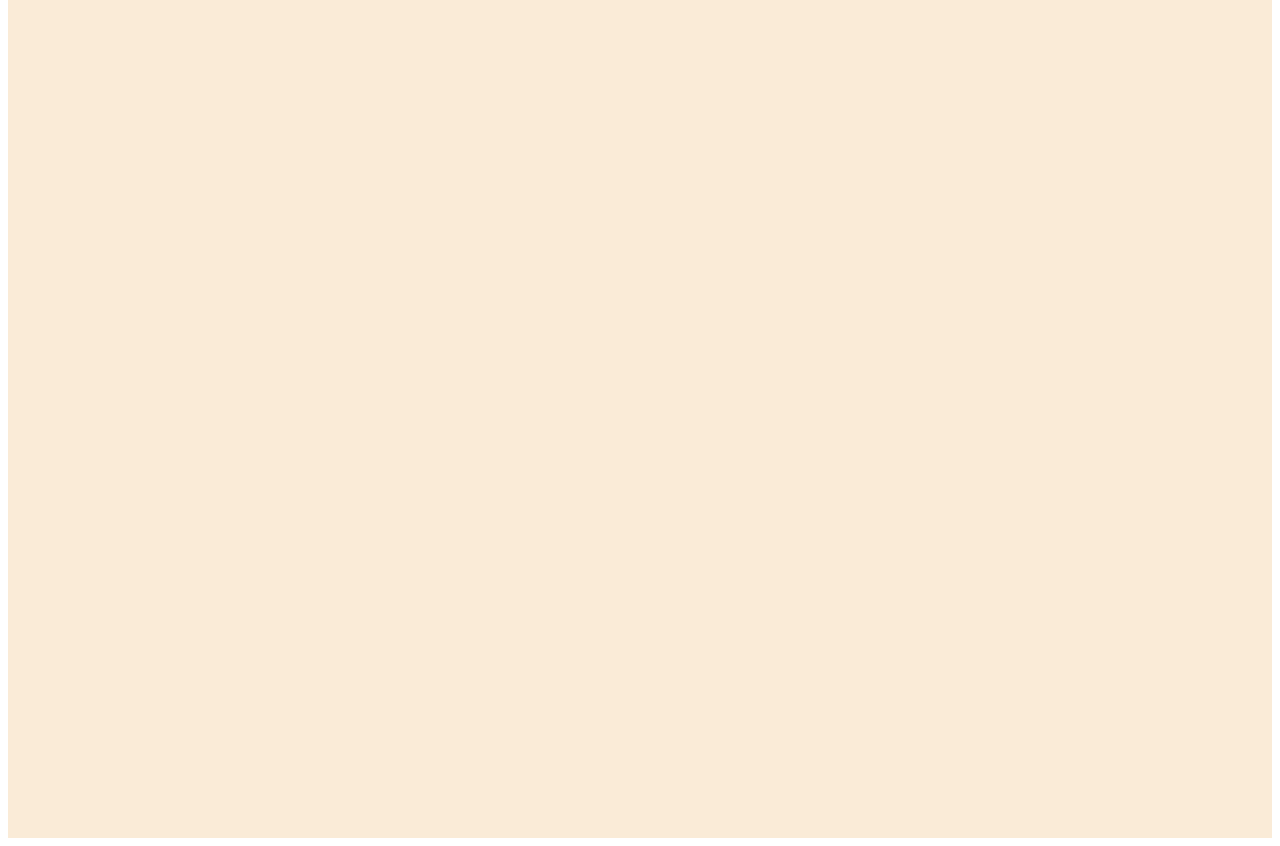
<file: newWebmaster/scroll.html>
<!DOCTYPE html>
<html lang="en">
<head>
    <meta charset="UTF-8">
    <meta name="viewport" content="width=device-width, initial-scale=1.0">
    <title>Document</title>
    <style>
        .S{
            height: 120vh;
            width: 100%;
            background-color: antiquewhite;
        }
        .scrollEr{
            height: 30vh;
            width: 100%;
            background-color: aqua;
            display: flex;
            justify-content: center;
            align-items: center;
            animation: scroller;
            animation-timeline: view();
            animation-range-start: 25vh;
            animation-range-end: 25vh;
        }
        @keyframes scroller{
            from{scale: 0.5;}
            to{scale: 1;}
        }
    </style>
</head>
<body>
    <div class="S">

    </div>
    <div class="scrollEr">
        <h2>
            Hello
        </h2>
    </div>
    <div class="S">

    </div>
</body>
</html>
</file>
<file: newWebmaster/about.css>
/*Nav*/
body{
    font-family: "Karla", serif;
    background-color: #e0f7e9;
    width: 100%;
    margin: 0;
}
.logo{
    display: flex;
    justify-content: center;
    padding-block: 2%;
    position: relative;
    width: 100%;
}
#indexLink{
    width: 100%;
    display: flex;
    justify-content: center;
}
#logo{
    width: 10%;
}
.aboveNav{
    background-color: #e0f7e9;
}
.dot a{
    width: 100%;
}
.dot a svg{
    width: 60%;
}
.dot{
    width: clamp(40px, 7vw, 7vw);
    height: clamp(40px, 7vw, 7vw);
    border-radius: 50%;
    display: block;
    position: absolute;
    text-align: center;
    align-content: center;
    right: 2vw;
    top: 2vw;
    line-height: 1; 
    overflow: hidden; 
    white-space: wrap; 
}
.order a{
    text-decoration: none;
    color: black;
    font-size: 1em;
    max-width: 100%;
    display: block;
}
nav a{
    position: relative;
    font-weight: 700;
    padding-bottom: 2vw;
    text-decoration: none;
    color: black;
    font-size: 2.5vw;
}
nav a.inactive:hover::after{
    position: absolute;
    width: 100%;
    height: 0.4vw;
    left: 0;
    content: "";
    background-color: rgb(18, 135, 57);
    transition: 1s;
}
a.active{
    color: green;
}
nav a::after{
    position: absolute;
    width: 0%;
    height: 0.4vw;
    left: 0;
    bottom: 2vw;
    content: "";
    background-color: rgb(18, 135, 57);
}
nav{
    display: flex;
    justify-content: space-evenly;
    margin-bottom: 2%;
    background-color: #e0f7e9;
}
.ham svg{
    display: none;
}


@media screen and (max-width: 492px) {
    nav a{
        display: none;
    }
    .ham svg{
        position: absolute;
        display: block;
        z-index: 4;
    }
} 
@media screen and (min-width: 493px) {
    .navHam{
        display: none;
    }
}
/*Hambburger Menu*/
.navHam{
    position: fixed;
    display: flex;
    flex-direction: column;
    background-color: black;
    width: 0;
    z-index: 1;
    opacity: 0.9;
    transition: 1s;
    height: 100vh;
}
.menuLink{
    display: flex;
    height: 20vh;
    align-items: center;
    width: 0;
    transition: 1s;
}
.navHam a:hover{
    background-color: #D32F2F;
}
.menuLink p{
    width: 25%;
    display: block;
    text-align: center;
}
.menuLink a{
    width: 75%;
    padding-left: 0;
}
.menuLink p:hover{
    background-color: #D32F2F;
    cursor: pointer;
}
.menuLink a, .menuLink p{
    text-decoration: none;
    color: white;
    font-size: 0;
    height: 100%;
    align-content: center;
}
.navHam a.open{
    text-decoration: none;
    color: white;
    display: flex;
    align-items: center;
    font-size: 0;
    height: 20%;
    padding-left: 0;
    width: calc(100%-2vw);
}
/*About*/
.aboutHeading{
    display: flex;
    justify-content: center;
    align-items: center;
    flex-direction: column;
    background-image: url(about.jpg);
    height: 35vw;
    color: white;
    background-position: bottom;
    text-align: center;
}
.aboutHeading p{
    font-size: clamp(17px, 3vw, 3vw);
}
.aboutHeading h1{
    font-size: clamp(25px, 4vw, 4vw);
} 
*{
    box-sizing: border-box;
}
/*Big Container*/
.container{
    margin-top: 20px;
    display: flex;
    width: 100%;
    justify-content: space-evenly;
    flex-wrap: wrap;
}
.smallContainer{
    display: flex;
    flex-direction: column;
    gap: 20px;
}
.story, .smallContainer{
    width: 45%;
    min-width: 325px;
}
.story{
    background-color: white;
    margin-bottom: 20px;
    border-radius: 10px;
    padding-bottom: 25px;
}
.story h2{
    color: green;
    font-size: clamp(15px, 2.5vw, 2.5vw);
}
.story h2, .story p{
    margin-left: 10%;
}
.story p{
    font-size: clamp(12px, 1.5vw, 1.5vw);
    width: 80%;
}
.mission, .processMore{
    background-color: white;
    border-radius: 10px;
    flex: 1 1 50%;
    width: 100%;
}
.mission h2, .mission p{
    margin-left: 10%;
    width: 80%;
}
.mission h2{
    font-size: clamp(15px, 2.5vw, 2.5vw);
    color: green;
}
.mission p{
    font-size: clamp(12px, 1.5vw, 1.5vw);
}
.processMore p, .processMore a{
    margin-left: 10%;
}
.processMore p{
    font-size: clamp(13px, 2vw, 2vw);
    font-weight: 650;
}
.processMore a{
    color: black;
    width: 30%;
    font-size: clamp(10px, 1.5vw, 1.5vw);
}


/*Team*/
#founders{
    text-align: center;
}
.team{
    display: flex;
    justify-content: space-evenly;
    flex-wrap: wrap;
    width: 100%;
}
.member{
    display: flex;
    flex-direction: column;
    width: 20%;
    min-width: 250px;
    background-color: white;
    align-items: center;
    text-align: center;
    margin-bottom: 20px;
    border-radius: 10px;
    border: 2px solid black;
}
.member:hover{
    transform: translateY(-2%);
}
.member h4{
    color: green;
}
.member p{
    width: 90%;
}
</file>
<file: newWebmaster/footer.css>
/*Footer*/
footer{
    margin-top: 5%;
    background-color: #D32F2F;
    display: flex;
    justify-content: space-evenly;
    color: white;
    flex-wrap: wrap;
}
footer div{
    width: 25%;
    min-width: 1px;
}
.address p{
    width: 90%;
}
.address p, .address h2{
    margin-left: 5%;
}
footer h2{
    font-size: clamp(13px, 2vw, 2vw);
}
footer p, footer a{
    font-size: clamp(10px, 1.3vw, 1.3vw);
}
footer a{
    display: block;
    color: white;
    margin-bottom: 14px;
}
.fHeadings{
    display: flex;
    justify-content: space-evenly;
}
.row1{
    display: flex;
    justify-content: space-evenly;
}
</file>
<file: newWebmaster/cart.css>
/*Nav*/
body{
    font-family: "Karla", serif;
    background-color: #e0f7e9;
    width: 100%;
    margin: 0;
    overflow-x: hidden;
}
.logo{
    display: flex;
    justify-content: center;
    padding-block: 2%;
    position: relative;
    width: 100%;
}
#indexLink{
    width: 100%;
    display: flex;
    justify-content: center;
}
#logo{
    width: 10%;
}
.aboveNav{
    background-color: #e0f7e9;
}
.dot a{
    width: 100%;
}
.dot a svg{
    width: 60%;
}
.dot{
    width: clamp(40px, 7vw, 7vw);
    height: clamp(40px, 7vw, 7vw);
    border-radius: 50%;
    display: block;
    position: absolute;
    text-align: center;
    align-content: center;
    right: 2vw;
    top: 2vw;
    line-height: 1; 
    overflow: hidden; 
    white-space: wrap; 
}
.order a{
    text-decoration: none;
    color: black;
    font-size: 1em;
    max-width: 100%;
    display: block;
}
nav a{
    position: relative;
    font-weight: 700;
    padding-bottom: 2vw;
    text-decoration: none;
    color: black;
    font-size: 2.5vw;
}
nav a.inactive:hover::after{
    position: absolute;
    width: 100%;
    height: 0.4vw;
    left: 0;
    content: "";
    background-color: rgb(18, 135, 57);
    transition: 1s;
}
a.active{
    color: green;
}
nav a::after{
    position: absolute;
    width: 0%;
    height: 0.4vw;
    left: 0;
    bottom: 2vw;
    content: "";
    background-color: rgb(18, 135, 57);
}
nav{
    display: flex;
    justify-content: space-evenly;
    margin-bottom: 2%;
    background-color: #e0f7e9;
}
.ham svg{
    display: none;
}


@media screen and (max-width: 492px) {
    nav a{
        display: none;
    }
    .ham svg{
        position: absolute;
        display: block;
        z-index: 4;
    }
} 
@media screen and (min-width: 493px) {
    .navHam{
        display: none;
    }
}
/*Hambburger Menu*/
.navHam{
    position: fixed;
    display: flex;
    flex-direction: column;
    background-color: black;
    width: 0;
    z-index: 1;
    opacity: 0.9;
    transition: 1s;
    height: 100vh;
}
.menuLink{
    display: flex;
    height: 20vh;
    align-items: center;
    width: 0;
    transition: 1s;
}
.navHam a:hover{
    background-color: #D32F2F;
}
.menuLink p{
    width: 25%;
    display: block;
    text-align: center;
}
.menuLink a{
    width: 75%;
    padding-left: 0;
}
.menuLink p:hover{
    background-color: #D32F2F;
    cursor: pointer;
}
.menuLink a, .menuLink p{
    text-decoration: none;
    color: white;
    font-size: 0;
    height: 100%;
    align-content: center;
}
.navHam a.open{
    text-decoration: none;
    color: white;
    display: flex;
    align-items: center;
    font-size: 0;
    height: 20%;
    padding-left: 0;
    width: calc(100%-2vw);
}
/*Cart*/
.cartHeading{
    display: flex;
    align-items: center;
    justify-content: center;
    height: 25vw;
}
.cartHeading h1{
    font-size: clamp(25px, 4vw, 4vw);
    color: rgb(61, 45, 45);
}
.empty{
    font-size: clamp(15px, 2vw, 2vw);
}
#cart li{
    display: flex;
    flex-direction: row;
    width: 100vw;
    align-items: center;
    justify-content: space-evenly;
    font-size: clamp(13px, 2vw, 15px);
}
#cart li button{
    width: fit-content;
    display: flex;
    justify-content: center;
    align-items: center;
    padding-inline: 2%;
    font-size: clamp(10px, 2vw, 13px);
    padding-block: 1%;
    border: 2px solid gray;
    color: white;
    border-radius: 5px;
    background-color: rgb(74, 138, 74);
}
#vart li button:hover{
    background-color: red;
}
#cart{
    display: flex;
    height: fit-content;
    width: 100%;
    justify-content: center;
    align-items: center;
    flex-direction: column;
    background-color: white;
    margin-bottom: 0;
}
/*Form*/
.submitForm{
    background-color: white;
    justify-content: center;
    align-items: center;
    margin: 0;
}
.submitForm h2{
    text-align: center;
    padding-top: 3%;
    color: green;
}
form{
    display: flex;
    flex-direction: column;
    width: 80%;
    justify-self: center;
}
form .names{
    display: flex;
    width: 100%;
    flex-direction: row;
    justify-content: space-between;
    flex-wrap: wrap;
}
form label{
    color: black;
    font-weight: 500;
    font-size: clamp(10px, 2vw, 2vw);
}
form button{
    display: flex;
    justify-content: center;
    align-items: center;
    border-radius: 10px;
    font-weight: 550;
    background-color: rgb(74, 163, 74);
    color: white;
}
form button:hover{
    background-color: green;
}

form .name{
    display: flex;
    flex-direction: column;
    width: 45%;
    min-width: 200px;
}
form p{
    font-size: clamp(9px, 1.5vw, 1.5vw);
    color: green;
}
input{
    border-radius: 10px;
    background-color: rgb(219, 219, 219);
}
</file>
<file: newWebmaster/process.css>
/*Nav*/
body{
    font-family: "Karla", serif;
    background-color: #e0f7e9;
    width: 100%;
    margin: 0;
}
.logo{
    display: flex;
    justify-content: center;
    padding-block: 2%;
    position: relative;
    width: 100%;
}
#indexLink{
    width: 100%;
    display: flex;
    justify-content: center;
}
#logo{
    width: 10%;
}
.aboveNav{
    background-color: #e0f7e9;
}
.dot a{
    width: 100%;
}
.dot a svg{
    width: 60%;
}
.dot{
    width: clamp(40px, 7vw, 7vw);
    height: clamp(40px, 7vw, 7vw);
    border-radius: 50%;
    display: block;
    position: absolute;
    text-align: center;
    align-content: center;
    right: 2vw;
    top: 2vw;
    line-height: 1; 
    overflow: hidden; 
    white-space: wrap; 
}
.order a{
    text-decoration: none;
    color: black;
    font-size: 1em;
    max-width: 100%;
    display: block;
}
nav a{
    position: relative;
    font-weight: 700;
    padding-bottom: 2vw;
    text-decoration: none;
    color: black;
    font-size: 2.5vw;
}
nav a.inactive:hover::after{
    position: absolute;
    width: 100%;
    height: 0.4vw;
    left: 0;
    content: "";
    background-color: rgb(18, 135, 57);
    transition: 1s;
}
a.active{
    color: green;
}
nav a::after{
    position: absolute;
    width: 0%;
    height: 0.4vw;
    left: 0;
    bottom: 2vw;
    content: "";
    background-color: rgb(18, 135, 57);
}
nav{
    display: flex;
    justify-content: space-evenly;
    margin-bottom: 2%;
    background-color: #e0f7e9;
}
.ham svg{
    display: none;
}


@media screen and (max-width: 492px) {
    nav a{
        display: none;
    }
    .ham svg{
        position: absolute;
        display: block;
        z-index: 4;
    }
} 
@media screen and (min-width: 493px) {
    .navHam{
        display: none;
    }
}
/*Hambburger Menu*/
.navHam{
    position: fixed;
    display: flex;
    flex-direction: column;
    background-color: black;
    width: 0;
    z-index: 1;
    opacity: 0.9;
    transition: 1s;
    height: 100vh;
}
.menuLink{
    display: flex;
    height: 20vh;
    align-items: center;
    width: 0;
    transition: 1s;
}
.navHam a:hover{
    background-color: #D32F2F;
}
.menuLink p{
    width: 25%;
    display: block;
    text-align: center;
}
.menuLink a{
    width: 75%;
    padding-left: 0;
}
.menuLink p:hover{
    background-color: #D32F2F;
    cursor: pointer;
}
.menuLink a, .menuLink p{
    text-decoration: none;
    color: white;
    font-size: 0;
    height: 100%;
    align-content: center;
}
.navHam a.open{
    text-decoration: none;
    color: white;
    display: flex;
    align-items: center;
    font-size: 0;
    height: 20%;
    padding-left: 0;
    width: calc(100%-2vw);
}
/*Process*/
.processHeading{
    display: flex;
    justify-content: center;
    align-items: center;
    text-align: center;
    flex-direction: column;
    height: 35vw;
    color: rgb(61, 45, 45);
    font-size: 2vw;
    background-image: url(process.jpg);
    background-position: 30%;
}
.processHeading h1{
    font-size: clamp(25px, 4vw, 4vw);
    color: rgb(61, 45, 45);
}
.process1, .process2{
    display: flex;
    justify-content: center;
    flex-direction: column;
    align-items: center;
    text-align: center;
    background-color: #e0f7e9;
    margin-inline: clamp(3vw, 10vw, 10vw);
}
.process1 h2, .process2 h2, .process3 h2{
    font-size: clamp(30px, 2.5vw, 2.5vw);
    transition: 1s;
    text-align: center;
    color: green;
}
.process1 p, .process2 p, .process3 p{
    font-size: clamp(15px, 1.5vw, 1.5vw);
    color: rgb(73, 68, 61);
}
.process1 h2:hover, .process2 h2:hover, .process3 h2:hover{
    background-color: green;
    color: #F5F5DC;
    padding-inline: 3vw;
}
.processImage{
    display: flex;
    justify-content: space-evenly;
    width: 100%;
    align-items: center;
    flex-wrap: wrap;
}
.processImage img{
    width: 40%;
    min-width: 200px;
    border-radius: 10px;
    margin-top: 10px;
}
.process3{
    display: flex;
    justify-content: center;
    flex-direction: column;
    text-align: center;
    align-items: center;
}
.prepMethods{
    display: flex;
    justify-content: space-around;
    gap: 3vw;
    flex-wrap: wrap;
    width: 100%;
}
.prepMethods div{
    background-color: rgb(255, 255, 255);
    width: clamp(200px, 20vw, 30vw);
    border-radius: 2vw;
    position: relative;
    transition: 0.5s;
    border: 2px solid black;
}
.prepMethods div:hover{
    transform: translateY(-5%);
}
.prepMethods h3{
    font-size: clamp(20px, 2vw, 2vw);
}
.prepMethods p{
    font-size: clamp(15px, 1.5vw, 1.5vw);
    color: rgb(0, 0, 0);
    margin-inline: 2%;
}
</file>
<file: newWebmaster/references.css>
/*Nav*/
body{
    font-family: "Karla", serif;
    background-color: #e0f7e9;
    width: 100%;
    margin: 0;
}
.logo{
    display: flex;
    justify-content: center;
    padding-block: 2%;
    position: relative;
    width: 100%;
}
#indexLink{
    width: 100%;
    display: flex;
    justify-content: center;
}
#logo{
    width: 10%;
}
.aboveNav{
    background-color: #e0f7e9;
}
.dot a{
    width: 100%;
}
.dot a svg{
    width: 60%;
}
.dot{
    width: clamp(40px, 7vw, 7vw);
    height: clamp(40px, 7vw, 7vw);
    border-radius: 50%;
    display: block;
    position: absolute;
    text-align: center;
    align-content: center;
    right: 2vw;
    top: 2vw;
    line-height: 1; 
    overflow: hidden; 
    white-space: wrap; 
}
.order a{
    text-decoration: none;
    color: black;
    font-size: 1em;
    max-width: 100%;
    display: block;
}
nav a{
    position: relative;
    font-weight: 700;
    padding-bottom: 2vw;
    text-decoration: none;
    color: black;
    font-size: 2.5vw;
}
nav a.inactive:hover::after{
    position: absolute;
    width: 100%;
    height: 0.4vw;
    left: 0;
    content: "";
    background-color: rgb(18, 135, 57);
    transition: 1s;
}
a.active{
    color: green;
}
nav a::after{
    position: absolute;
    width: 0%;
    height: 0.4vw;
    left: 0;
    bottom: 2vw;
    content: "";
    background-color: rgb(18, 135, 57);
}
nav{
    display: flex;
    justify-content: space-evenly;
    margin-bottom: 2%;
    background-color: #e0f7e9;
}
.ham svg{
    display: none;
}

@media screen and (max-width: 492px) {
    nav a{
        display: none;
    }
    .ham svg{
        position: absolute;
        display: block;
        z-index: 4;
    }
} 
@media screen and (min-width: 493px) {
    .navHam{
        display: none;
    }
}
/*Hambburger Menu*/
.navHam{
    position: fixed;
    display: flex;
    flex-direction: column;
    background-color: black;
    width: 0;
    z-index: 1;
    opacity: 0.9;
    transition: 1s;
    height: 100vh;
}
.menuLink{
    display: flex;
    height: 20vh;
    align-items: center;
    width: 0;
    transition: 1s;
}
.navHam a:hover{
    background-color: #D32F2F;
}
.menuLink p{
    width: 25%;
    display: block;
    text-align: center;
}
.menuLink a{
    width: 75%;
    padding-left: 0;
}
.menuLink p:hover{
    background-color: #D32F2F;
    cursor: pointer;
}
.menuLink a, .menuLink p{
    text-decoration: none;
    color: white;
    font-size: 0;
    height: 100%;
    align-content: center;
}
.navHam a.open{
    text-decoration: none;
    color: white;
    display: flex;
    align-items: center;
    font-size: 0;
    height: 20%;
    padding-left: 0;
    width: calc(100%-2vw);
}
/*references*/
.referencesHeading{
    display: flex;
    justify-content: center;
    align-items: center;
}
.referencesHeading h1{
    font-size: clamp(25px, 4vw, 4vw);
}
.container{
    display: flex;
    justify-content: center;
    align-items: center;
    flex-direction: column;
}
.container a{
    color: blue;
}
</file>
<file: newWebmaster/reservations.css>
/*Nav*/
body{
    font-family: "Karla", serif;
    background-color: #e0f7e9;
    width: 100%;
    margin: 0;
}
.logo{
    display: flex;
    justify-content: center;
    padding-block: 2%;
    position: relative;
    width: 100%;
}
#indexLink{
    width: 100%;
    display: flex;
    justify-content: center;
}
#logo{
    width: 10%;
}
.aboveNav{
    background-color: #e0f7e9;
}
.dot a{
    width: 100%;
}
.dot a svg{
    width: 60%;
}
.dot{
    width: clamp(40px, 7vw, 7vw);
    height: clamp(40px, 7vw, 7vw);
    border-radius: 50%;
    display: block;
    position: absolute;
    text-align: center;
    align-content: center;
    right: 2vw;
    top: 2vw;
    line-height: 1; 
    overflow: hidden; 
    white-space: wrap; 
}
.order a{
    text-decoration: none;
    color: black;
    font-size: 1em;
    max-width: 100%;
    display: block;
}
nav a{
    position: relative;
    font-weight: 700;
    padding-bottom: 2vw;
    text-decoration: none;
    color: black;
    font-size: 2.5vw;
}
nav a.inactive:hover::after{
    position: absolute;
    width: 100%;
    height: 0.4vw;
    left: 0;
    content: "";
    background-color: rgb(18, 135, 57);
    transition: 1s;
}
a.active{
    color: green;
}
nav a::after{
    position: absolute;
    width: 0%;
    height: 0.4vw;
    left: 0;
    bottom: 2vw;
    content: "";
    background-color: rgb(18, 135, 57);
}
nav{
    display: flex;
    justify-content: space-evenly;
    margin-bottom: 2%;
    background-color: #e0f7e9;
}
.ham svg{
    display: none;
}

@media screen and (max-width: 492px) {
    nav a{
        display: none;
    }
    .ham svg{
        position: absolute;
        display: block;
        z-index: 4;
    }
} 
@media screen and (min-width: 493px) {
    .navHam{
        display: none;
    }
}
/*Hambburger Menu*/
.navHam{
    position: fixed;
    display: flex;
    flex-direction: column;
    background-color: black;
    width: 0;
    z-index: 1;
    opacity: 0.9;
    transition: 1s;
    height: 100vh;
}
.menuLink{
    display: flex;
    height: 20vh;
    align-items: center;
    width: 0;
    transition: 1s;
}
.navHam a:hover{
    background-color: #D32F2F;
}
.menuLink p{
    width: 25%;
    display: block;
    text-align: center;
}
.menuLink a{
    width: 75%;
    padding-left: 0;
}
.menuLink p:hover{
    background-color: #D32F2F;
    cursor: pointer;
}
.menuLink a, .menuLink p{
    text-decoration: none;
    color: white;
    font-size: 0;
    height: 100%;
    align-content: center;
}
.navHam a.open{
    text-decoration: none;
    color: white;
    display: flex;
    align-items: center;
    font-size: 0;
    height: 20%;
    padding-left: 0;
    width: calc(100%-2vw);
}
/*Heading*/
.reserveHeading{
    display: flex;
    justify-content: center;
    align-items: center;
    flex-direction: column;
    height: 30vw;
    background-image: url(contactUs2.jpg);
    background-size: 100%;
    background-position: 50%;
    margin-bottom: 20px;
}
.reserveHeading h1{
    font-size: clamp(25px, 4vw, 4vw);
    text-align: center;
    color: black;
}

*{
    box-sizing: border-box;
}
@media screen {
    
}
/*Reservation Info*/
.container{
    width: 100%;
    justify-content: center;
    align-items: center;
}
.contactInfo{
    display: flex;
    text-align: left;
    width: 100%;
    justify-self: center;
    flex-wrap: wrap;
    justify-content: center;
    align-items: center;
    padding-bottom: 10%;
    gap: 40px;
}
.contactInfo1 h2{
    font-size: clamp(20px, 3vw, 3vw);
    color: green;
}
.contactInfo1 h3{
    font-size: clamp(16px, 2.5vw, 2.5vw);
    transition: 1s;
    width: fit-content;
    display: flex;
    align-items: center;
    gap: 5px;
}
.contactInfo1 h3:hover{
    background-color: green;
    color: white;
}
.contactInfo1 p{
    font-size: (13px, 2vw, 2vw);
    color: green;
}
.contactInfo1 svg{
    padding-left: 4px;
    width: 20px;
    transition: 0s;
    filter: invert(31%) sepia(82%) saturate(7386%) hue-rotate(119deg) brightness(94%) contrast(105%);
}
.contactInfo1 h3:hover svg{
    filter: invert(6%) sepia(10%) saturate(183%) hue-rotate(314deg) brightness(94%) contrast(103%);
}
.item{
    width: 40%;
    min-width: 300px;
    border-radius: 2vw;
}
.socialLinks{
    display: flex;
    align-items: center;
    margin-left: 20px;
}
.socialLinks a svg{
    width: 40px;
    height: fit-content;
}
.contactInfo1{
    display: flex;
    flex-direction: column;
    background-color: rgb(250, 250, 250);
}
.contactInfo1 h2, .contactInfo1 h3, .contactInfo1 p{
    margin-left: 20px;
}
.contactInfo1 h3, .contactInfo1 p{
    color: rgb(26, 19, 12);
}
.walkIns{
    width: 100%;
    margin-right: 10%;
    display: inline;
}
#Insta{
    filter: invert(77%) sepia(21%) saturate(464%) hue-rotate(302deg) brightness(101%) contrast(105%);
}
#FB{
    filter: invert(49%) sepia(71%) saturate(6645%) hue-rotate(204deg) brightness(100%) contrast(90%);
}
/*ContactInfo2*/
.contactInfo2{
    display: flex;
    flex-direction: column;
    background-color: rgb(250, 250, 250);
}
form{
    display: flex;
    flex-direction: column;
    width: 80%;
}
.contactInfo2 h2, .contactInfo2 p{
    margin-left: 10%;
}
.contactInfo2 p{
    font-size: (13px, 2vw, 2vw);
    width: 80%;
}
.contactInfo2 input{
    background-color: rgb(255, 255, 255);
    margin-bottom: 20px;
    border: 1px solid gray;
    border-radius: 5px;
    height: 25px;
} 
.contactInfo2 h2{
    font-size: clamp(20px, 3vw, 3vw);
    color: green;
}
.contactInfo2 input::placeholder{
    font-size: clamp(10px, 1vw, 1vw);
    color: black;
}
form label{
    font-weight: 400;
    font-size: clamp(13px, 1.5vw, 1.5vw);
}
#message{
    height: 100px;
}
.formContainer{
    display: flex;
    width: 100%;
    flex-direction: column;
    align-items: center;
}
form button{
    display: flex;
    width: 130px;
    justify-content: center;
    align-items: center;
    background-color: green;
    border-radius: 10px;
    color: white;
    height: 40px;
    border: none;
    gap: 2px;
    transition: 0.5s;
    font-size: clamp(12px, 1.4vw, 1.4vw);
}
form button svg{
    color: white;
}
form button:hover{
    background-color: rgb(0, 90, 0);
}
.contactInfo2 h3{
    font-size: clamp(16px, 2.5vw, 2.5vw);
    color: green;
}
.contactInfo2 input{
    width: 80%;
}
.newsLetter{
    display: flex;
    flex-direction: column;
    align-items: center;
    width: 100%;
}
.contactInfo2 h3{
    margin-left: 10%
}
.logo2{
    display: flex;
    width: 100%;
    justify-content: center;
}
#coolLogo{
    width: 80%;
    text-align: center;
}



/*Categories*/

/*Footer*/
</file>
